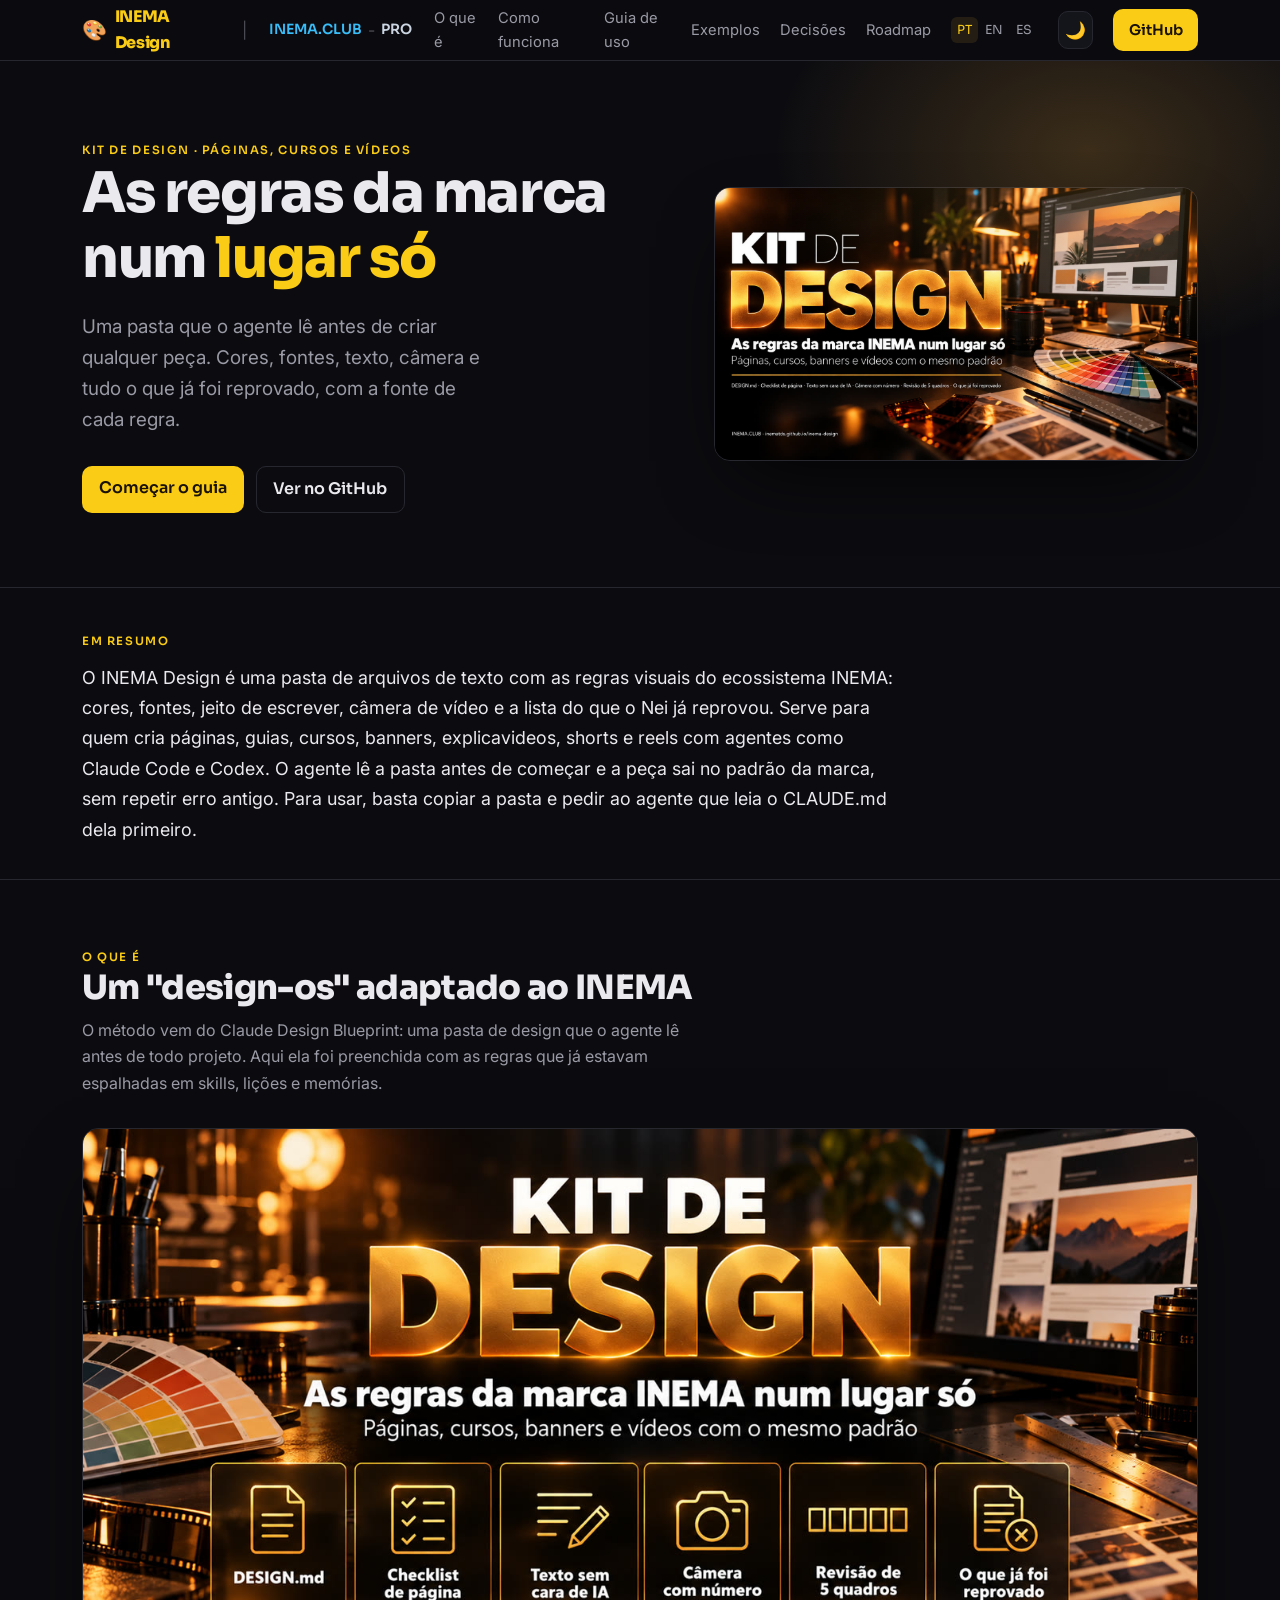
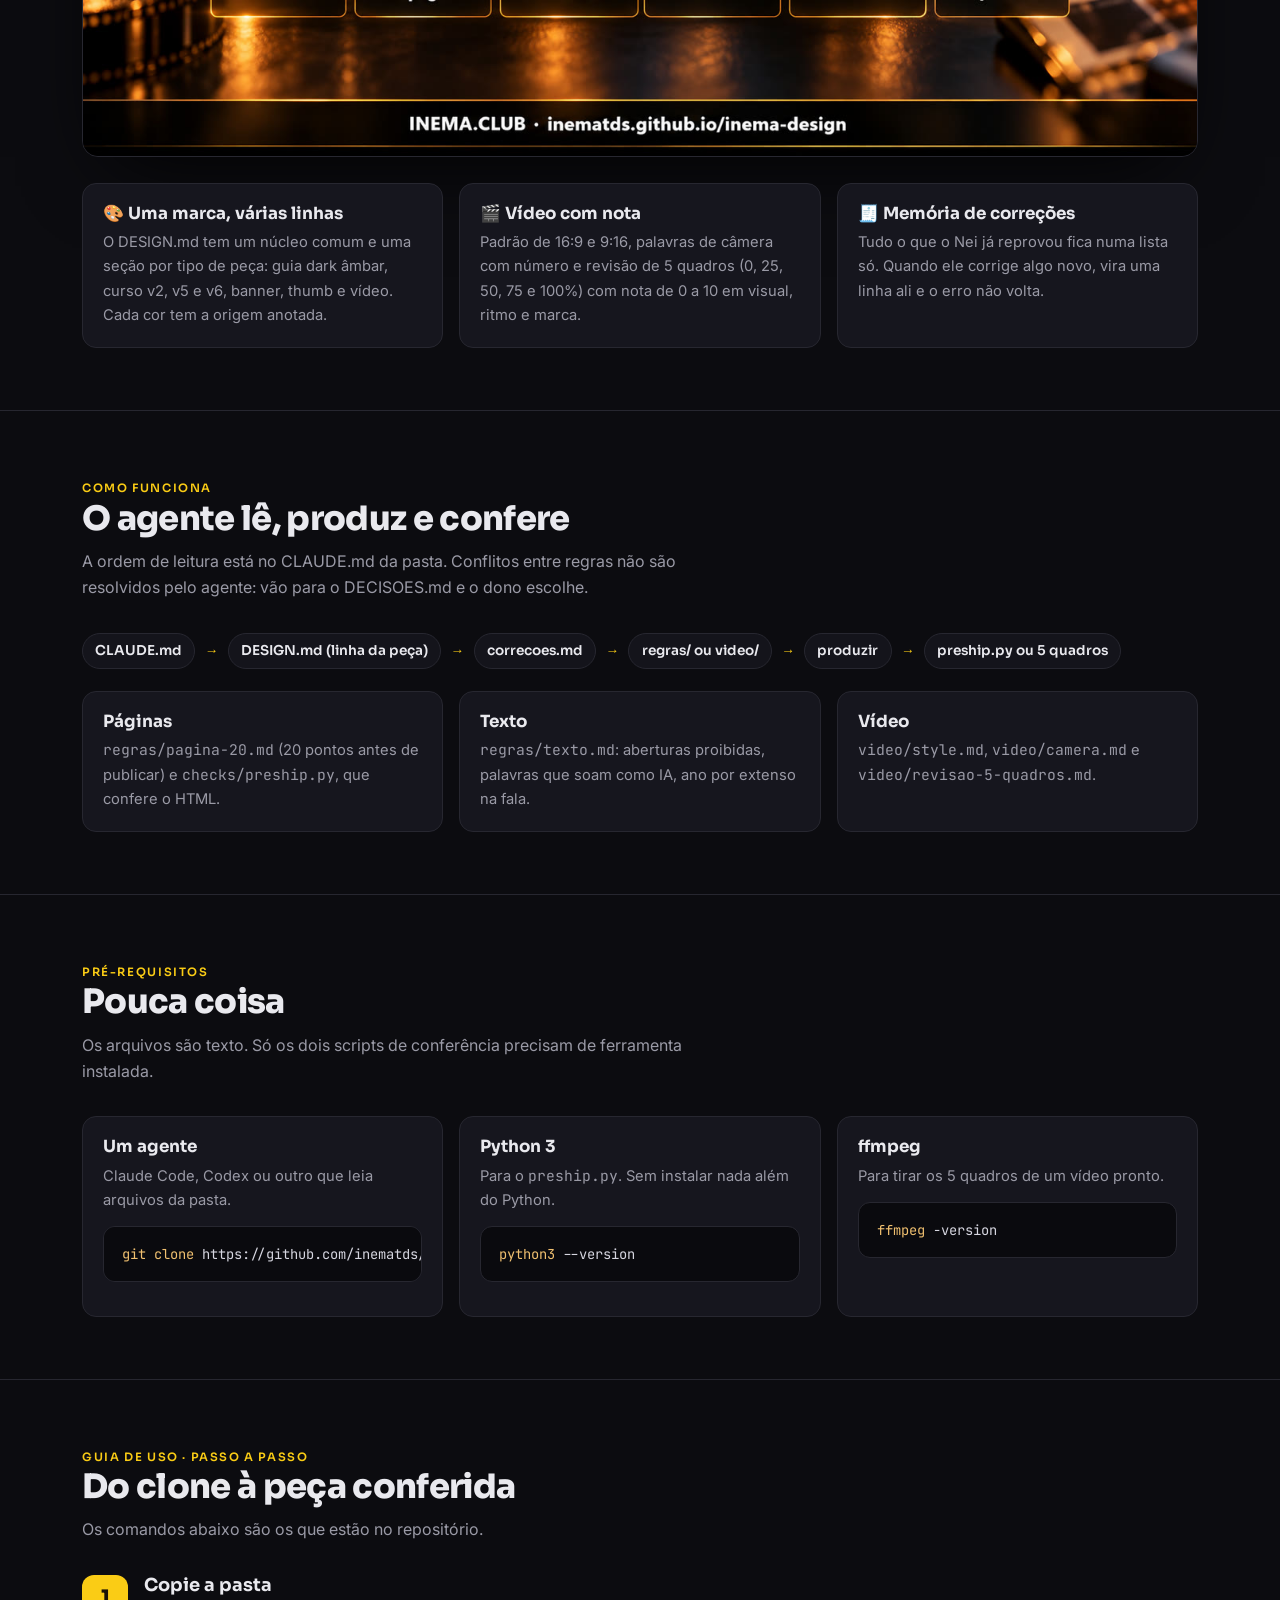
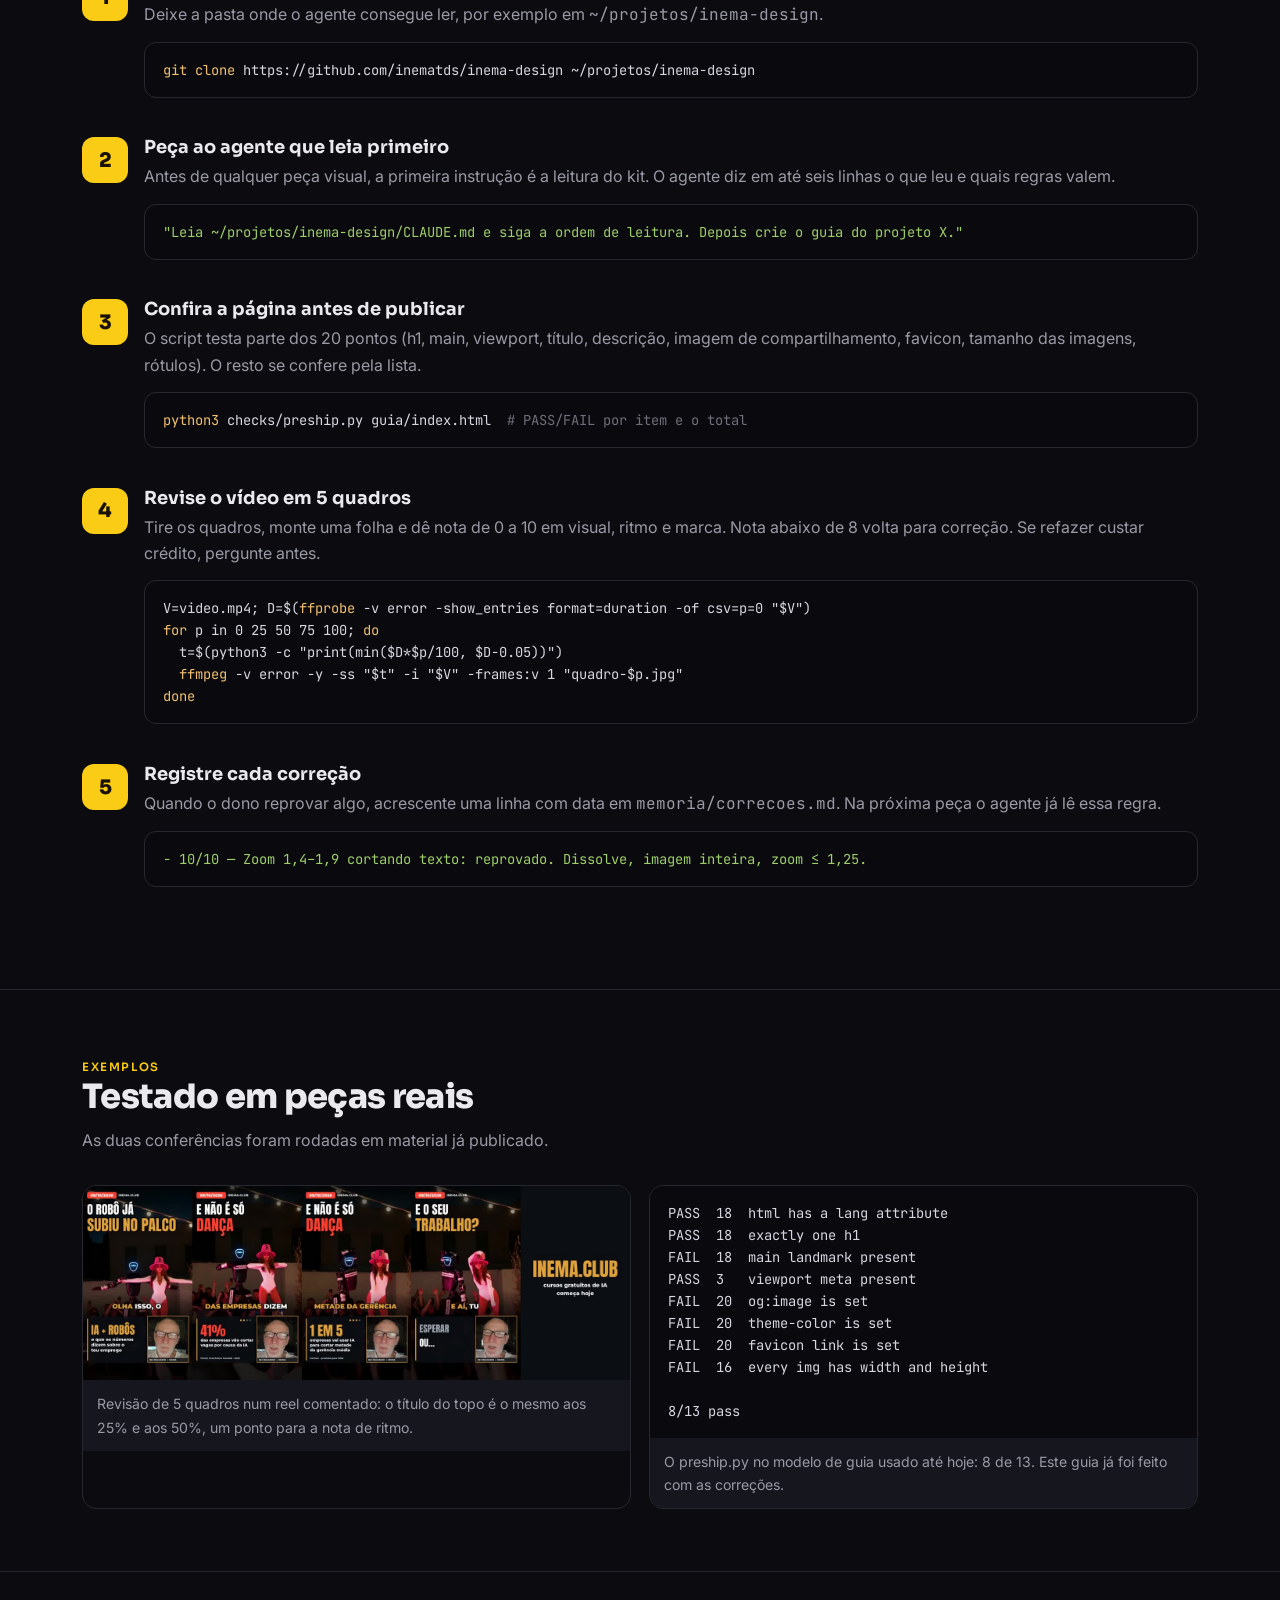
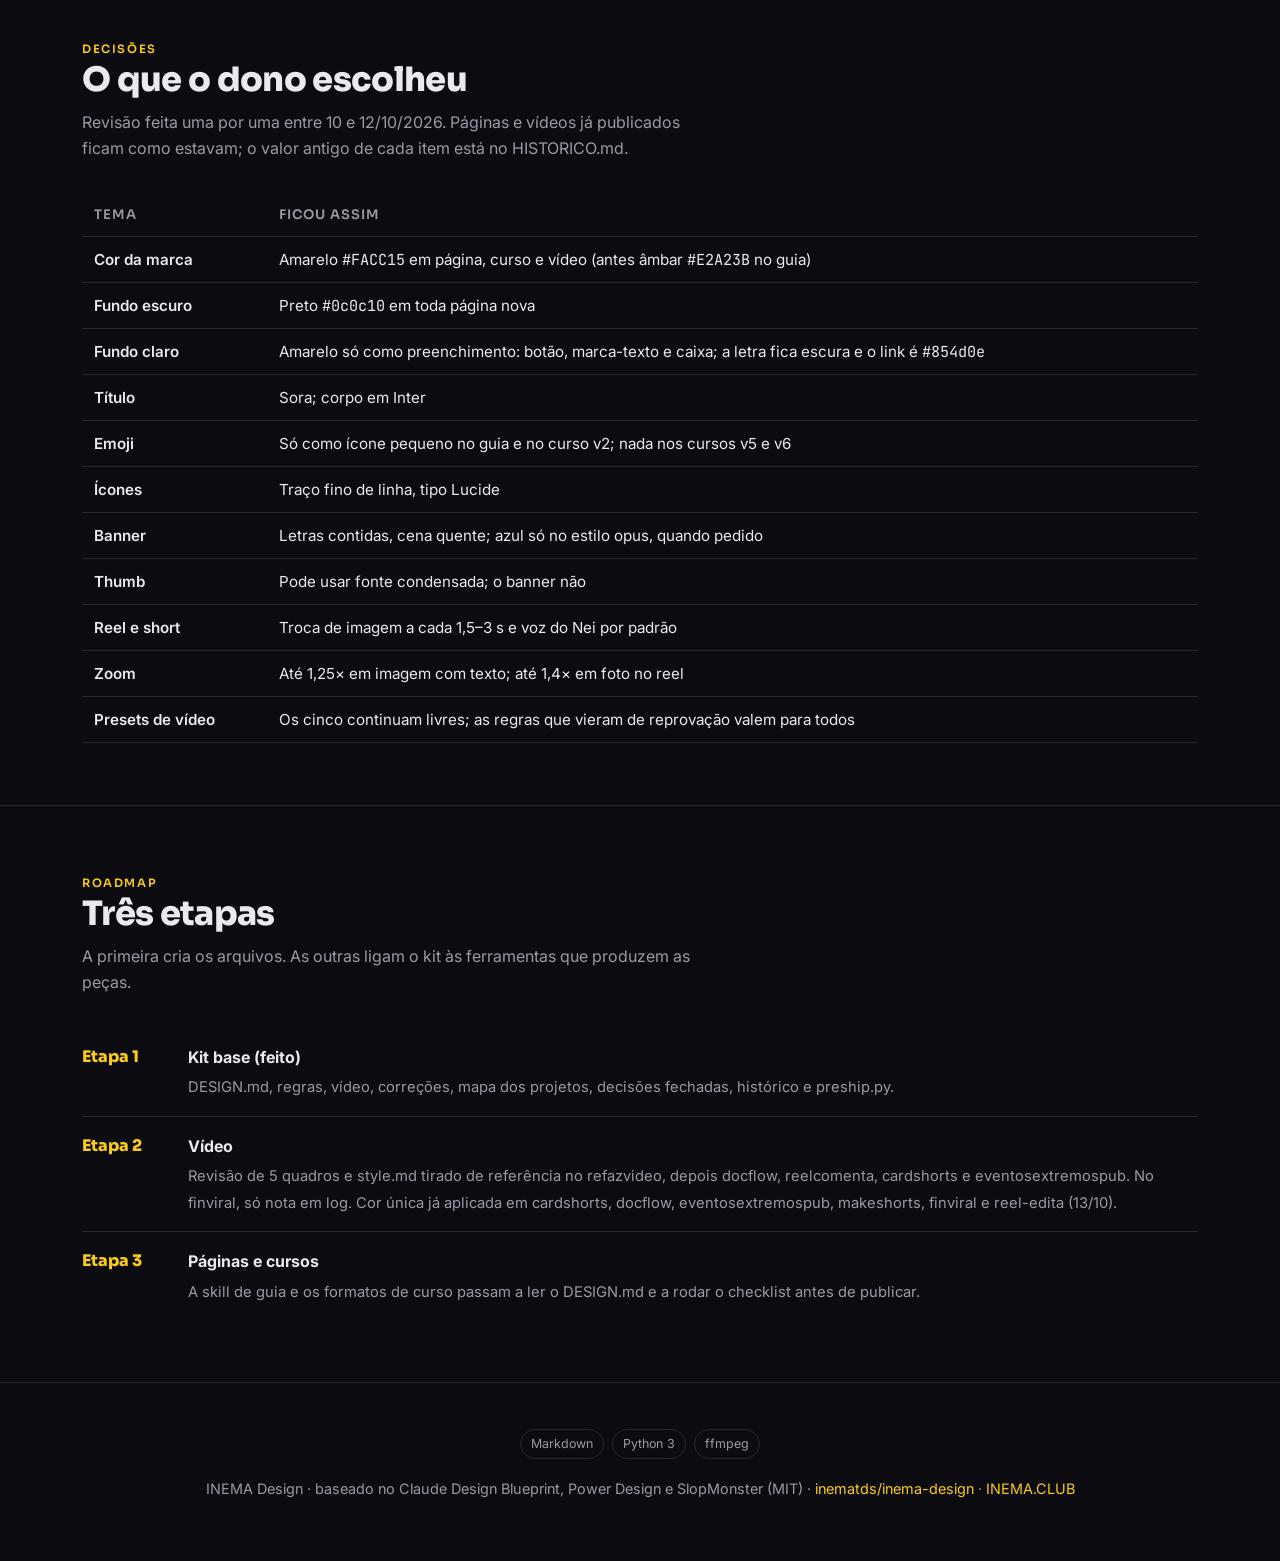
<file: guia/index.html>
<!DOCTYPE html>
<html lang="pt-BR">
<head>
<meta charset="utf-8">
<meta name="viewport" content="width=device-width, initial-scale=1">
<title>INEMA Design — kit de design do ecossistema INEMA</title>
<meta name="description" content="Regras visuais do INEMA num lugar só: cores, fontes, texto, câmera de vídeo, revisão de 5 quadros e o que já foi reprovado.">
<link rel="alternate" hreflang="pt-BR" href="https://inematds.github.io/inema-design/guia/">
<link rel="alternate" hreflang="en" href="https://inematds.github.io/inema-design/guia/en/">
<link rel="alternate" hreflang="es" href="https://inematds.github.io/inema-design/guia/es/">
<meta name="theme-color" content="#0c0c10">
<meta property="og:title" content="INEMA Design — kit de design do ecossistema INEMA">
<meta property="og:image" content="https://inematds.github.io/inema-design/guia/assets/og.jpg">
<link rel="icon" href="data:image/svg+xml,%3Csvg xmlns=%22http://www.w3.org/2000/svg%22 viewBox=%220 0 100 100%22%3E%3Ctext y=%22.9em%22 font-size=%2290%22%3E%F0%9F%8E%A8%3C/text%3E%3C/svg%3E">
<link rel="preconnect" href="https://fonts.googleapis.com">
<link rel="preconnect" href="https://fonts.gstatic.com" crossorigin>
<link href="https://fonts.googleapis.com/css2?family=Sora:wght@400;600;800&family=Inter:wght@400;500;600&family=JetBrains+Mono:wght@400;600&display=swap" rel="stylesheet">
<style>
  :root{
    --bg:#0c0c10; --bg2:#14141b; --card:#16161e; --line:#272730;
    --txt:#e9e9ee; --mut:#9a9aa6; --amb:#FACC15; --amb2:#f0c070; --sky:#38bdf8; --pro:#cbd5e1;
    color-scheme:dark;
  }
  body.light{
    --bg:#f6f7f9; --bg2:#eceef2; --card:#ffffff; --line:#e1e3ea;
    --txt:#1a1a22; --mut:#5b5b68; --amb:#a16207; --amb2:#a16207; --sky:#0369a1; --pro:#b45309;
    color-scheme:light;
  }
  body.light .hero .glow{opacity:.5}
  body.light pre{background:#0e0e14;color:#d6d6e0}
  body.light pre .c{color:#8a8a98}
  *{box-sizing:border-box}
  html{scroll-behavior:smooth}
  body{margin:0;background:var(--bg);color:var(--txt);font:16px/1.65 Inter,system-ui,sans-serif;-webkit-font-smoothing:antialiased}
  h1,h2,h3{font-family:Sora,sans-serif;line-height:1.15;margin:0}
  a{color:var(--amb);text-decoration:none}
  code,pre{font-family:"JetBrains Mono",monospace}
  .wrap{max-width:1160px;margin:0 auto;padding:0 22px}
  .mut{color:var(--mut)} .amb{color:var(--amb)}
  .chip{display:inline-block;font-size:.72rem;letter-spacing:.14em;text-transform:uppercase;color:var(--amb);font-weight:600;font-family:Sora}
  nav{position:sticky;top:0;z-index:30;backdrop-filter:blur(12px);background:rgba(12,12,16,.78);border-bottom:1px solid var(--line)}
  nav .wrap{display:flex;align-items:center;gap:22px;height:60px}
  nav .brand{display:flex;align-items:center;gap:8px;font-family:Sora;font-weight:800;letter-spacing:-.02em;color:var(--amb)}
  nav .brand .emoji{font-size:1.25rem}
  nav .sep{color:var(--mut);opacity:.45}
  nav .inema{color:var(--sky);font-weight:600;font-size:.88rem;font-family:Sora}
  nav .inema:hover{filter:brightness(1.15)}
  nav .pro{color:var(--pro);font-weight:600;font-size:.88rem;font-family:Sora}
  nav .pro:hover{filter:brightness(1.15)}
  nav .clubpro{display:inline-flex;align-items:center;gap:6px}
  nav .links{margin-left:auto;display:flex;align-items:center;gap:20px;font-size:.92rem}
  nav .links a.sec{color:var(--mut)} nav .links a.sec:hover{color:var(--txt)}
  .lang{display:inline-flex;gap:2px;font-family:Sora;font-size:.78rem}
  .lang a{color:var(--mut);padding:.2em .45em;border-radius:6px} .lang a.on{color:var(--amb);background:rgba(226,162,59,.12)}
  .tgl{background:var(--bg2);border:1px solid var(--line);color:var(--txt);width:38px;height:38px;border-radius:10px;cursor:pointer;display:inline-flex;align-items:center;justify-content:center;font-size:1.05rem}
  .tgl:hover{border-color:var(--amb)}
  .btn{display:inline-block;background:var(--amb);color:#1a1206;font-weight:600;padding:.6em 1.05em;border-radius:10px;font-family:Sora}
  .btn.ghost{background:transparent;color:var(--txt);border:1px solid var(--line)}
  @media(max-width:760px){nav .links a.sec{display:none}}
  @media(max-width:520px){nav .wrap{gap:8px;padding:8px 14px;height:auto;flex-wrap:wrap} nav .links{gap:8px;margin-left:0;width:100%;justify-content:space-between} nav .btn{padding:.45em .7em;font-size:.82rem} .tgl{width:34px;height:34px}}
  .hero{position:relative;overflow:hidden;border-bottom:1px solid var(--line)}
  .hero .glow{position:absolute;inset:-40% -20% auto auto;width:70%;height:600px;background:radial-gradient(closest-side,rgba(226,162,59,.22),transparent 70%);pointer-events:none}
  .hero .wrap{display:grid;grid-template-columns:1.1fr .9fr;gap:40px;align-items:center;padding:74px 22px}
  .hero h1{font-size:clamp(2.2rem,5vw,3.5rem);font-weight:800;letter-spacing:-.025em}
  .hero p.lead{font-size:1.18rem;color:var(--mut);margin:1.1em 0 1.6em;max-width:34ch}
  .hero .cta{display:flex;gap:12px;flex-wrap:wrap}
  .hero figure{margin:0;border-radius:16px;overflow:hidden;border:1px solid var(--line);box-shadow:0 30px 80px -30px #000}
  .hero figure img{width:100%;display:block}
  .resumo{padding:38px 0 34px;border-bottom:1px solid var(--line)}
  .resumo p{font-size:1.12rem;line-height:1.7;max-width:74ch;margin:.55em 0 0}
  @media(max-width:780px){.hero .wrap{grid-template-columns:1fr;padding:48px 22px}}
  section{padding:62px 0;border-bottom:1px solid var(--line)}
  section h2{font-size:clamp(1.5rem,3.4vw,2.1rem);font-weight:800;letter-spacing:-.02em}
  section .sub{color:var(--mut);margin:.6em 0 2em;max-width:62ch}
  .grid{display:grid;gap:16px}
  .g3{grid-template-columns:repeat(3,1fr)} .g4{grid-template-columns:repeat(4,1fr)} .g2{grid-template-columns:repeat(2,1fr)}
  @media(max-width:820px){.g3,.g4{grid-template-columns:1fr 1fr}}
  @media(max-width:540px){.g2,.g3,.g4{grid-template-columns:1fr}}
  .card{background:var(--card);border:1px solid var(--line);border-radius:14px;padding:20px}
  .card h3{font-size:1.05rem;margin-bottom:.4em}
  .card p{color:var(--mut);font-size:.92rem;margin:0}
  .num{display:inline-flex;width:30px;height:30px;align-items:center;justify-content:center;border-radius:8px;background:rgba(226,162,59,.14);color:var(--amb);font-family:Sora;font-weight:800;font-size:.9rem;margin-bottom:.7em}
  .flow{display:flex;flex-wrap:wrap;gap:8px;align-items:center;margin-top:10px}
  .flow span{background:var(--bg2);border:1px solid var(--line);border-radius:999px;padding:.45em .9em;font-size:.85rem;font-family:Sora;font-weight:600}
  .flow .arr{color:var(--amb);border:none;background:none;padding:0 .1em}
  pre{background:#0a0a0e;border:1px solid var(--line);border-radius:12px;padding:16px 18px;overflow:auto;font-size:.86rem;line-height:1.6;color:#d6d6e0}
  pre .c{color:#6f6f7c} pre .k{color:var(--amb2)} pre .s{color:#9ece6a}
  .step{display:grid;grid-template-columns:46px minmax(0,1fr);gap:16px;margin-bottom:26px}
  .step>div,.card{min-width:0}
  p code,li code,td code{overflow-wrap:anywhere}
  .step .b{width:46px;height:46px;border-radius:12px;background:var(--amb);color:#1a1206;font-family:Sora;font-weight:800;font-size:1.25rem;display:flex;align-items:center;justify-content:center}
  .step h3{font-size:1.12rem;margin-bottom:.3em}
  .step p{color:var(--mut);margin:.2em 0 .7em}
  .ex{display:grid;grid-template-columns:1fr 1fr;gap:18px}
  @media(max-width:680px){.ex{grid-template-columns:1fr}}
  .ex figure{margin:0;border-radius:14px;overflow:hidden;border:1px solid var(--line)}
  .ex figure img{width:100%;display:block}
  .ex figcaption{padding:12px 14px;font-size:.88rem;color:var(--mut);background:var(--card)}
  .tbl{width:100%;border-collapse:collapse;font-size:.95rem}.tbl th,.tbl td{text-align:left;padding:10px 12px;border-bottom:1px solid var(--line);vertical-align:top}.tbl th{font-family:Sora;color:var(--mut);font-weight:600;font-size:.82rem;text-transform:uppercase;letter-spacing:.08em}.tbl td:first-child{font-weight:600;white-space:nowrap}.tblw{overflow-x:auto}
  .phase{display:flex;gap:14px;padding:16px 0;border-bottom:1px solid var(--line)}
  .phase:last-child{border:none}
  .phase .tag{flex:0 0 92px;font-family:Sora;font-weight:800;color:var(--amb)}
  .phase .d strong{display:block;margin-bottom:.2em}
  .phase .d span{color:var(--mut);font-size:.92rem}
  footer{padding:46px 0;text-align:center;color:var(--mut);font-size:.9rem}
  .pill{display:inline-block;border:1px solid var(--line);border-radius:999px;padding:.3em .8em;font-size:.78rem;color:var(--mut);margin:0 4px}
  .skip{position:absolute;left:-9999px;top:8px;background:var(--amb);color:#1a1206;padding:8px 14px;border-radius:8px;z-index:100}
  .skip:focus{left:8px}
  img{height:auto}
</style>
</head>
<body>
<a class="skip" href="#resumo">Pular para o conteúdo</a>

<nav><div class="wrap">
  <a class="brand" href="#top"><span class="emoji">🎨</span> INEMA Design</a>
  <span class="sep">|</span>
  <span class="clubpro">
    <a class="inema" href="https://inema.club" target="_blank" rel="noopener">INEMA.CLUB</a>
    <span class="sep">-</span>
    <a class="pro" href="https://inema.pro" target="_blank" rel="noopener">PRO</a>
  </span>
  <div class="links">
    <a class="sec" href="#oque">O que é</a>
    <a class="sec" href="#fluxo">Como funciona</a>
    <a class="sec" href="#guia">Guia de uso</a>
    <a class="sec" href="#exemplos">Exemplos</a>
    <a class="sec" href="#decisoes">Decisões</a>
    <a class="sec" href="#roadmap">Roadmap</a>
    <span class="lang"><a class="on" href="./">PT</a><a href="en/">EN</a><a href="es/">ES</a></span>
    <button class="tgl" id="themeToggle" aria-label="Alternar tema" title="Alternar tema">🌙</button>
    <a class="btn" href="https://github.com/inematds/inema-design" target="_blank" rel="noopener">GitHub</a>
  </div>
</div></nav>

<main>
<header class="hero" id="top">
  <div class="glow"></div>
  <div class="wrap">
    <div>
      <span class="chip">Kit de design · páginas, cursos e vídeos</span>
      <h1>As regras da marca num <span class="amb">lugar só</span></h1>
      <p class="lead">Uma pasta que o agente lê antes de criar qualquer peça. Cores, fontes, texto, câmera e tudo o que já foi reprovado, com a fonte de cada regra.</p>
      <div class="cta">
        <a class="btn" href="#guia">Começar o guia</a>
        <a class="btn ghost" href="https://github.com/inematds/inema-design" target="_blank" rel="noopener">Ver no GitHub</a>
      </div>
    </div>
    <figure><img src="assets/banner.jpg" width="1400" height="788" alt="Banner do kit INEMA Design: as regras da marca num lugar só"></figure>
  </div>
</header>

<section id="resumo" class="resumo"><div class="wrap">
  <span class="chip">Em resumo</span>
  <p>O INEMA Design é uma pasta de arquivos de texto com as regras visuais do ecossistema INEMA: cores, fontes, jeito de escrever, câmera de vídeo e a lista do que o Nei já reprovou. Serve para quem cria páginas, guias, cursos, banners, explicavideos, shorts e reels com agentes como Claude Code e Codex. O agente lê a pasta antes de começar e a peça sai no padrão da marca, sem repetir erro antigo. Para usar, basta copiar a pasta e pedir ao agente que leia o CLAUDE.md dela primeiro.</p>
</div></section>

<section id="oque"><div class="wrap">
  <span class="chip">O que é</span>
  <h2>Um "design-os" adaptado ao INEMA</h2>
  <p class="sub">O método vem do Claude Design Blueprint: uma pasta de design que o agente lê antes de todo projeto. Aqui ela foi preenchida com as regras que já estavam espalhadas em skills, lições e memórias.</p>
  <figure style="margin:0 0 26px;border-radius:16px;overflow:hidden;border:1px solid var(--line);box-shadow:0 30px 80px -30px #000"><img src="assets/banner-grade.jpg" width="1400" height="788" alt="Os seis blocos do kit: DESIGN.md, checklist de página, texto sem cara de IA, câmera com número, revisão de 5 quadros e o que já foi reprovado" loading="lazy" style="width:100%;height:auto;display:block"></figure>
  <div class="grid g3">
    <div class="card"><h3>🎨 Uma marca, várias linhas</h3><p>O DESIGN.md tem um núcleo comum e uma seção por tipo de peça: guia dark âmbar, curso v2, v5 e v6, banner, thumb e vídeo. Cada cor tem a origem anotada.</p></div>
    <div class="card"><h3>🎬 Vídeo com nota</h3><p>Padrão de 16:9 e 9:16, palavras de câmera com número e revisão de 5 quadros (0, 25, 50, 75 e 100%) com nota de 0 a 10 em visual, ritmo e marca.</p></div>
    <div class="card"><h3>🧾 Memória de correções</h3><p>Tudo o que o Nei já reprovou fica numa lista só. Quando ele corrige algo novo, vira uma linha ali e o erro não volta.</p></div>
  </div>
</div></section>

<section id="fluxo"><div class="wrap">
  <span class="chip">Como funciona</span>
  <h2>O agente lê, produz e confere</h2>
  <p class="sub">A ordem de leitura está no CLAUDE.md da pasta. Conflitos entre regras não são resolvidos pelo agente: vão para o DECISOES.md e o dono escolhe.</p>
  <div class="flow">
    <span>CLAUDE.md</span><span class="arr">→</span>
    <span>DESIGN.md (linha da peça)</span><span class="arr">→</span>
    <span>correcoes.md</span><span class="arr">→</span>
    <span>regras/ ou video/</span><span class="arr">→</span>
    <span>produzir</span><span class="arr">→</span>
    <span>preship.py ou 5 quadros</span>
  </div>
  <div class="grid g3" style="margin-top:22px">
    <div class="card"><h3>Páginas</h3><p><code>regras/pagina-20.md</code> (20 pontos antes de publicar) e <code>checks/preship.py</code>, que confere o HTML.</p></div>
    <div class="card"><h3>Texto</h3><p><code>regras/texto.md</code>: aberturas proibidas, palavras que soam como IA, ano por extenso na fala.</p></div>
    <div class="card"><h3>Vídeo</h3><p><code>video/style.md</code>, <code>video/camera.md</code> e <code>video/revisao-5-quadros.md</code>.</p></div>
  </div>
</div></section>

<section id="pre"><div class="wrap">
  <span class="chip">Pré-requisitos</span>
  <h2>Pouca coisa</h2>
  <p class="sub">Os arquivos são texto. Só os dois scripts de conferência precisam de ferramenta instalada.</p>
  <div class="grid g3">
    <div class="card"><h3>Um agente</h3><p>Claude Code, Codex ou outro que leia arquivos da pasta.</p><pre><span class="k">git clone</span> https://github.com/inematds/inema-design</pre></div>
    <div class="card"><h3>Python 3</h3><p>Para o <code>preship.py</code>. Sem instalar nada além do Python.</p><pre><span class="k">python3</span> --version</pre></div>
    <div class="card"><h3>ffmpeg</h3><p>Para tirar os 5 quadros de um vídeo pronto.</p><pre><span class="k">ffmpeg</span> -version</pre></div>
  </div>
</div></section>

<section id="guia"><div class="wrap">
  <span class="chip">Guia de uso · passo a passo</span>
  <h2>Do clone à peça conferida</h2>
  <p class="sub">Os comandos abaixo são os que estão no repositório.</p>

  <div class="step"><div class="b">1</div><div>
    <h3>Copie a pasta</h3>
    <p>Deixe a pasta onde o agente consegue ler, por exemplo em <code>~/projetos/inema-design</code>.</p>
<pre><span class="k">git clone</span> https://github.com/inematds/inema-design ~/projetos/inema-design</pre>
  </div></div>

  <div class="step"><div class="b">2</div><div>
    <h3>Peça ao agente que leia primeiro</h3>
    <p>Antes de qualquer peça visual, a primeira instrução é a leitura do kit. O agente diz em até seis linhas o que leu e quais regras valem.</p>
<pre><span class="s">"Leia ~/projetos/inema-design/CLAUDE.md e siga a ordem de leitura. Depois crie o guia do projeto X."</span></pre>
  </div></div>

  <div class="step"><div class="b">3</div><div>
    <h3>Confira a página antes de publicar</h3>
    <p>O script testa parte dos 20 pontos (h1, main, viewport, título, descrição, imagem de compartilhamento, favicon, tamanho das imagens, rótulos). O resto se confere pela lista.</p>
<pre><span class="k">python3</span> checks/preship.py guia/index.html  <span class="c"># PASS/FAIL por item e o total</span></pre>
  </div></div>

  <div class="step"><div class="b">4</div><div>
    <h3>Revise o vídeo em 5 quadros</h3>
    <p>Tire os quadros, monte uma folha e dê nota de 0 a 10 em visual, ritmo e marca. Nota abaixo de 8 volta para correção. Se refazer custar crédito, pergunte antes.</p>
<pre>V=video.mp4; D=$(<span class="k">ffprobe</span> -v error -show_entries format=duration -of csv=p=0 "$V")
<span class="k">for</span> p in 0 25 50 75 100; <span class="k">do</span>
  t=$(python3 -c "print(min($D*$p/100, $D-0.05))")
  <span class="k">ffmpeg</span> -v error -y -ss "$t" -i "$V" -frames:v 1 "quadro-$p.jpg"
<span class="k">done</span></pre>
  </div></div>

  <div class="step"><div class="b">5</div><div>
    <h3>Registre cada correção</h3>
    <p>Quando o dono reprovar algo, acrescente uma linha com data em <code>memoria/correcoes.md</code>. Na próxima peça o agente já lê essa regra.</p>
<pre><span class="s">- 10/10 — Zoom 1,4–1,9 cortando texto: reprovado. Dissolve, imagem inteira, zoom ≤ 1,25.</span></pre>
  </div></div>
</div></section>

<section id="exemplos"><div class="wrap">
  <span class="chip">Exemplos</span>
  <h2>Testado em peças reais</h2>
  <p class="sub">As duas conferências foram rodadas em material já publicado.</p>
  <div class="ex">
    <figure><img src="assets/ex1.jpg" width="1400" height="498" alt="Folha com os 5 quadros de um reel: capa, dois quadros com o mesmo título e o fechamento INEMA.CLUB" loading="lazy"><figcaption>Revisão de 5 quadros num reel comentado: o título do topo é o mesmo aos 25% e aos 50%, um ponto para a nota de ritmo.</figcaption></figure>
    <figure><pre style="margin:0;border:none;border-radius:0">PASS  18  html has a lang attribute
PASS  18  exactly one h1
FAIL  18  main landmark present
PASS  3   viewport meta present
FAIL  20  og:image is set
FAIL  20  theme-color is set
FAIL  20  favicon link is set
FAIL  16  every img has width and height

8/13 pass</pre><figcaption>O preship.py no modelo de guia usado até hoje: 8 de 13. Este guia já foi feito com as correções.</figcaption></figure>
  </div>
</div></section>

<section id="decisoes"><div class="wrap">
  <span class="chip">Decisões</span>
  <h2>O que o dono escolheu</h2>
  <p class="sub">Revisão feita uma por uma entre 10 e 12/10/2026. Páginas e vídeos já publicados ficam como estavam; o valor antigo de cada item está no HISTORICO.md.</p>
  <div class="tblw"><table class="tbl"><thead><tr><th>Tema</th><th>Ficou assim</th></tr></thead><tbody><tr><td>Cor da marca</td><td>Amarelo <code>#FACC15</code> em página, curso e vídeo (antes âmbar <code>#E2A23B</code> no guia)</td></tr><tr><td>Fundo escuro</td><td>Preto <code>#0c0c10</code> em toda página nova</td></tr><tr><td>Fundo claro</td><td>Amarelo só como preenchimento: botão, marca-texto e caixa; a letra fica escura e o link é <code>#854d0e</code></td></tr><tr><td>Título</td><td>Sora; corpo em Inter</td></tr><tr><td>Emoji</td><td>Só como ícone pequeno no guia e no curso v2; nada nos cursos v5 e v6</td></tr><tr><td>Ícones</td><td>Traço fino de linha, tipo Lucide</td></tr><tr><td>Banner</td><td>Letras contidas, cena quente; azul só no estilo opus, quando pedido</td></tr><tr><td>Thumb</td><td>Pode usar fonte condensada; o banner não</td></tr><tr><td>Reel e short</td><td>Troca de imagem a cada 1,5–3 s e voz do Nei por padrão</td></tr><tr><td>Zoom</td><td>Até 1,25× em imagem com texto; até 1,4× em foto no reel</td></tr><tr><td>Presets de vídeo</td><td>Os cinco continuam livres; as regras que vieram de reprovação valem para todos</td></tr></tbody></table></div>
</div></section>

<section id="roadmap"><div class="wrap">
  <span class="chip">Roadmap</span>
  <h2>Três etapas</h2>
  <p class="sub">A primeira cria os arquivos. As outras ligam o kit às ferramentas que produzem as peças.</p>
  <div class="phase"><div class="tag">Etapa 1</div><div class="d"><strong>Kit base (feito)</strong><span>DESIGN.md, regras, vídeo, correções, mapa dos projetos, decisões fechadas, histórico e preship.py.</span></div></div>
  <div class="phase"><div class="tag">Etapa 2</div><div class="d"><strong>Vídeo</strong><span>Revisão de 5 quadros e style.md tirado de referência no refazvideo, depois docflow, reelcomenta, cardshorts e eventosextremospub. No finviral, só nota em log. Cor única já aplicada em cardshorts, docflow, eventosextremospub, makeshorts, finviral e reel-edita (13/10).</span></div></div>
  <div class="phase"><div class="tag">Etapa 3</div><div class="d"><strong>Páginas e cursos</strong><span>A skill de guia e os formatos de curso passam a ler o DESIGN.md e a rodar o checklist antes de publicar.</span></div></div>
</div></section>
</main>

<footer>
  <div class="wrap">
    <div class="pill">Markdown</div><div class="pill">Python 3</div><div class="pill">ffmpeg</div>
    <p style="margin-top:18px">INEMA Design · baseado no Claude Design Blueprint, Power Design e SlopMonster (MIT) ·
      <a href="https://github.com/inematds/inema-design">inematds/inema-design</a> ·
      <a href="https://inema.club">INEMA.CLUB</a></p>
  </div>
</footer>

<script>
  (function(){
    var KEY='inema-design-theme';
    var b=document.body, t=document.getElementById('themeToggle');
    if(localStorage.getItem(KEY)==='light'){ b.classList.add('light'); t.textContent='☀️'; }
    t.addEventListener('click',function(){
      var light=b.classList.toggle('light');
      t.textContent=light?'☀️':'🌙';
      localStorage.setItem(KEY, light?'light':'dark');
    });
  })();
</script>
</body>
</html>
</file>
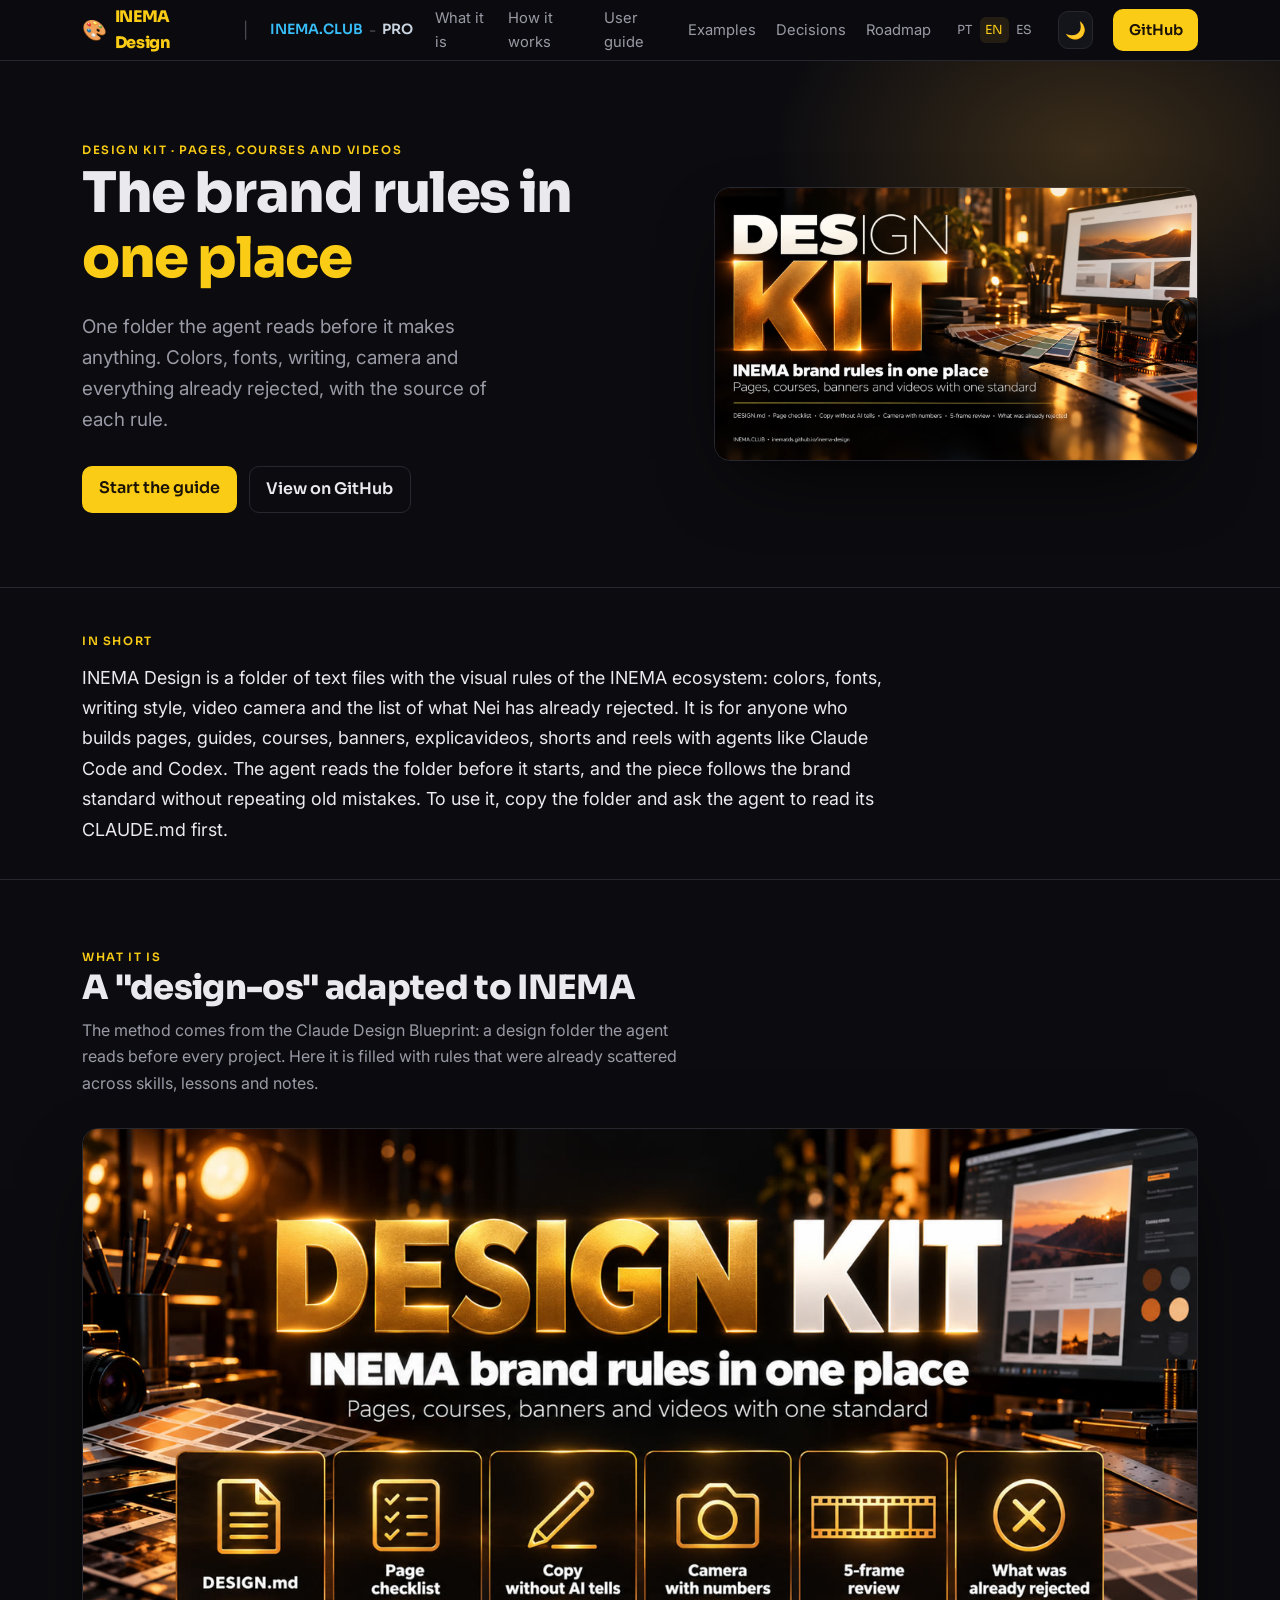
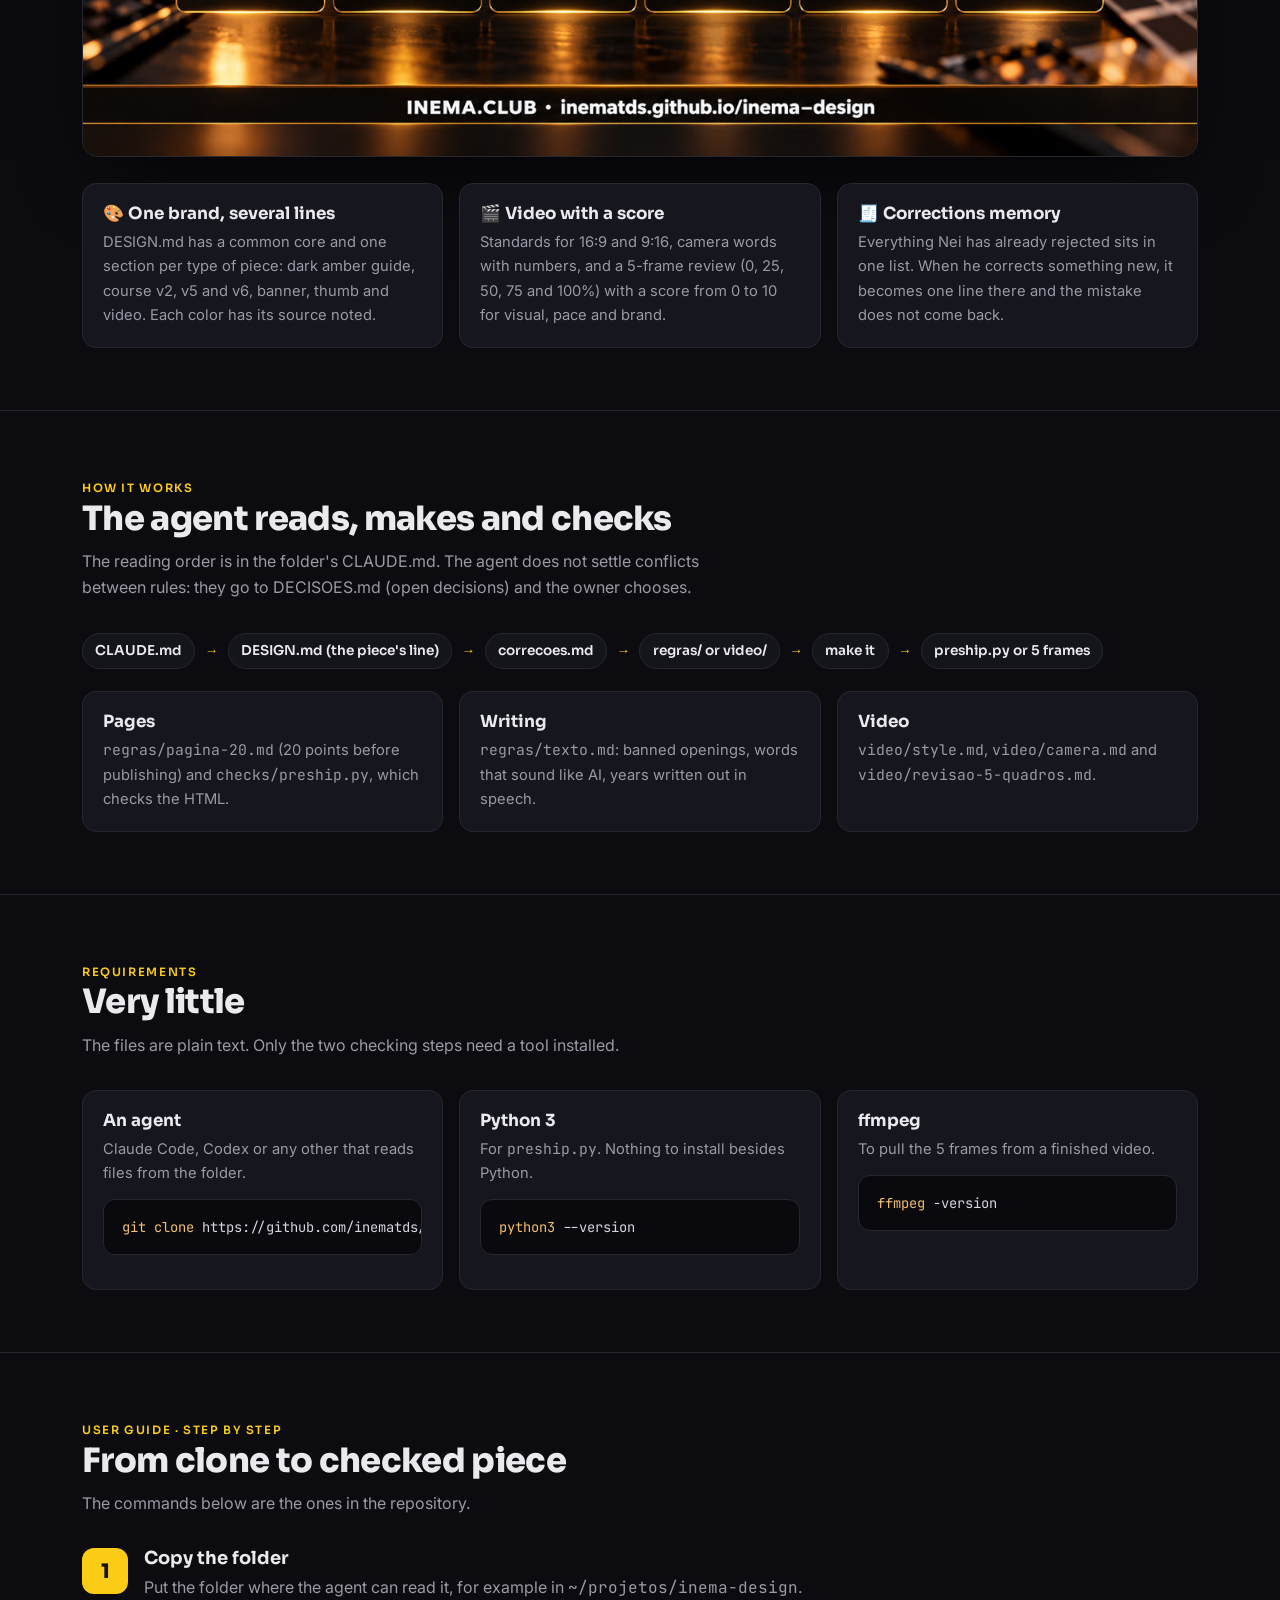
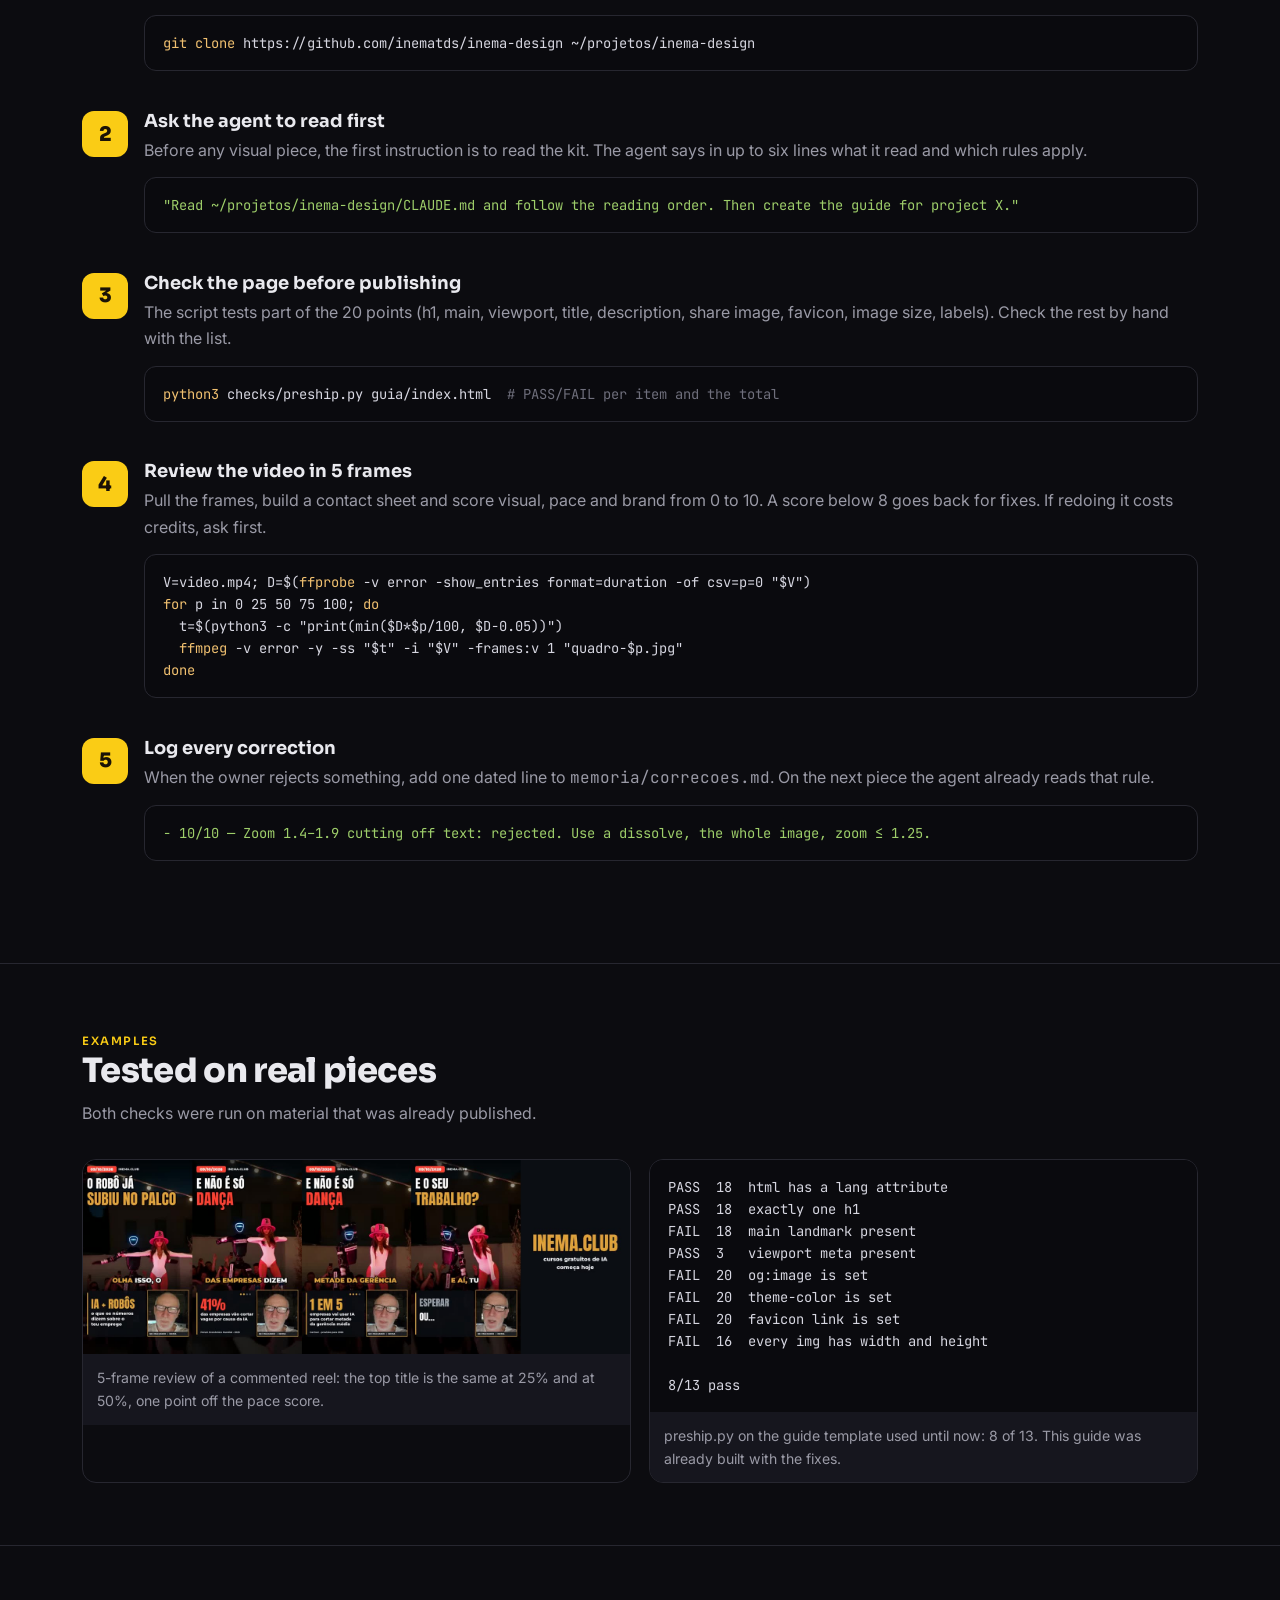
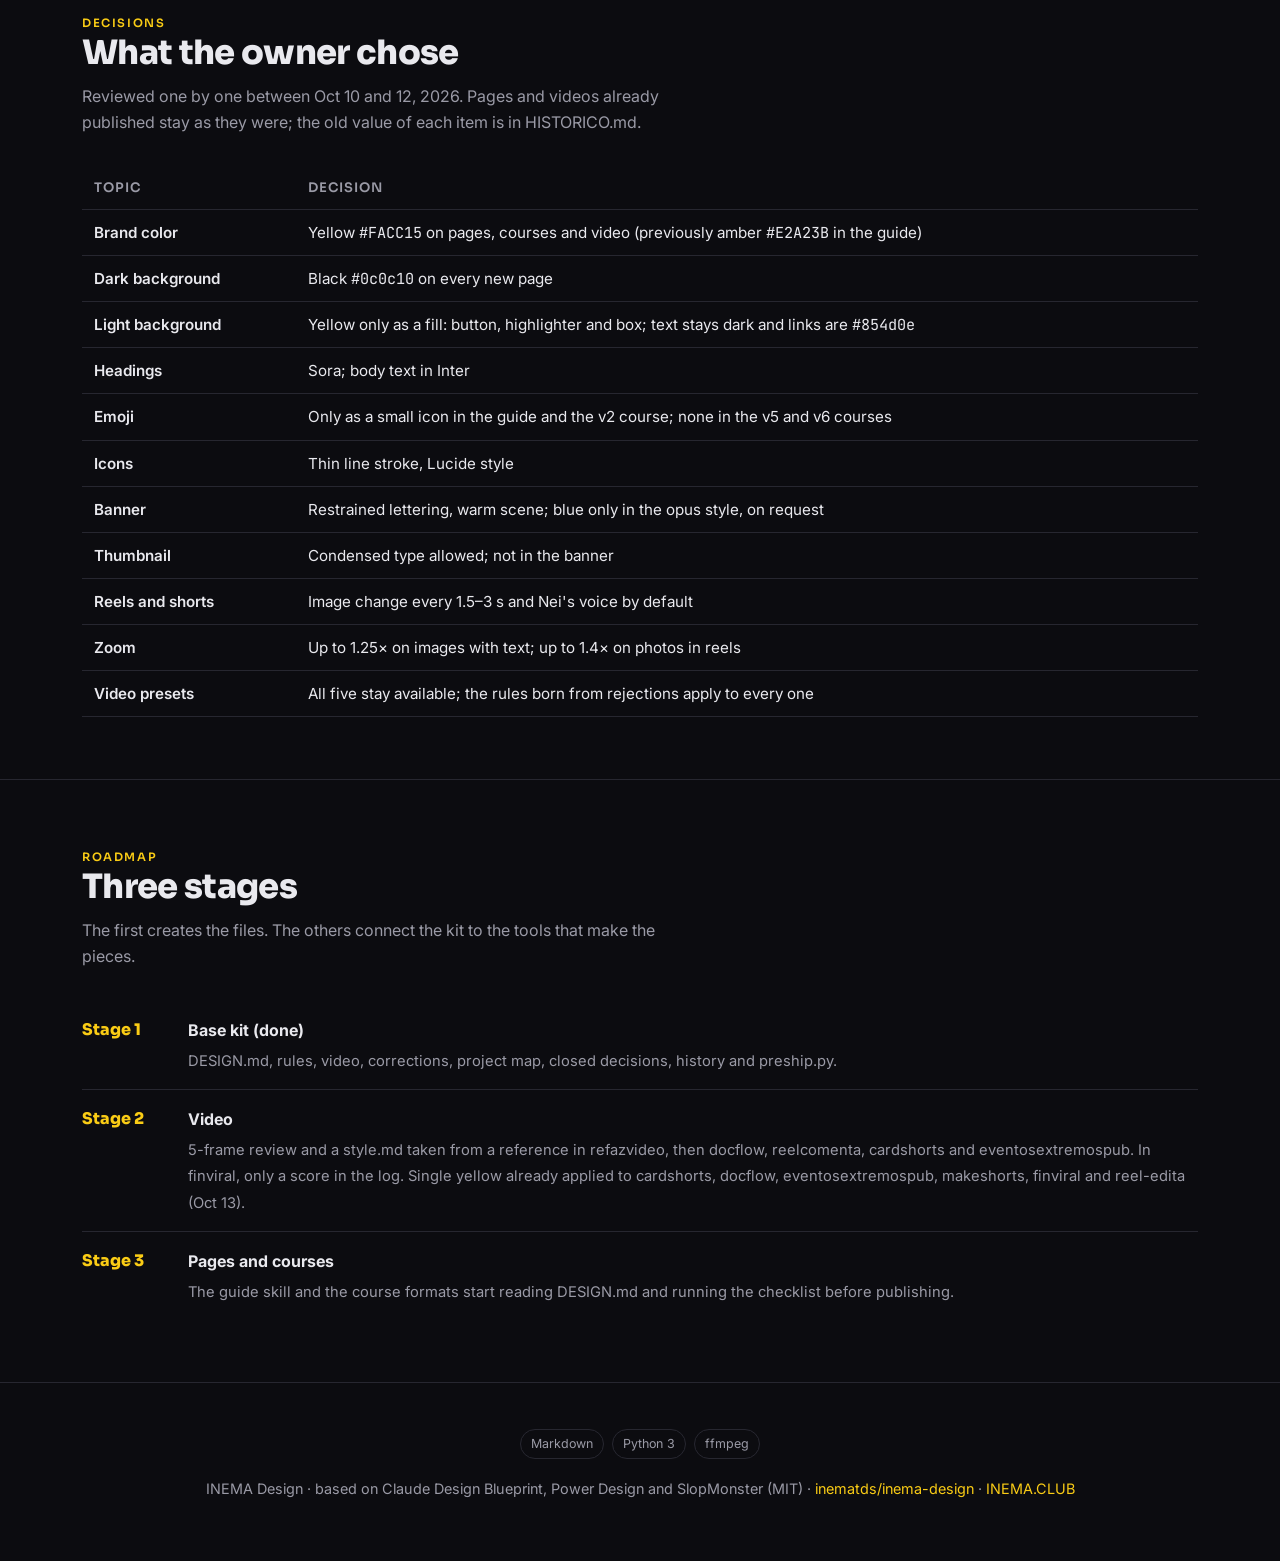
<file: guia/en/index.html>
<!DOCTYPE html>
<html lang="en">
<head>
<meta charset="utf-8">
<meta name="viewport" content="width=device-width, initial-scale=1">
<title>INEMA Design — design kit for the INEMA ecosystem</title>
<meta name="description" content="INEMA visual rules in one place: colors, fonts, writing, video camera, the 5-frame review and what was already rejected.">
<link rel="alternate" hreflang="pt-BR" href="https://inematds.github.io/inema-design/guia/">
<link rel="alternate" hreflang="en" href="https://inematds.github.io/inema-design/guia/en/">
<link rel="alternate" hreflang="es" href="https://inematds.github.io/inema-design/guia/es/">
<meta name="theme-color" content="#0c0c10">
<meta property="og:title" content="INEMA Design — design kit for the INEMA ecosystem">
<meta property="og:image" content="https://inematds.github.io/inema-design/guia/assets/og.jpg">
<link rel="icon" href="data:image/svg+xml,%3Csvg xmlns=%22http://www.w3.org/2000/svg%22 viewBox=%220 0 100 100%22%3E%3Ctext y=%22.9em%22 font-size=%2290%22%3E%F0%9F%8E%A8%3C/text%3E%3C/svg%3E">
<link rel="preconnect" href="https://fonts.googleapis.com">
<link rel="preconnect" href="https://fonts.gstatic.com" crossorigin>
<link href="https://fonts.googleapis.com/css2?family=Sora:wght@400;600;800&family=Inter:wght@400;500;600&family=JetBrains+Mono:wght@400;600&display=swap" rel="stylesheet">
<style>
  :root{
    --bg:#0c0c10; --bg2:#14141b; --card:#16161e; --line:#272730;
    --txt:#e9e9ee; --mut:#9a9aa6; --amb:#FACC15; --amb2:#f0c070; --sky:#38bdf8; --pro:#cbd5e1;
    color-scheme:dark;
  }
  body.light{
    --bg:#f6f7f9; --bg2:#eceef2; --card:#ffffff; --line:#e1e3ea;
    --txt:#1a1a22; --mut:#5b5b68; --amb:#a16207; --amb2:#a16207; --sky:#0369a1; --pro:#b45309;
    color-scheme:light;
  }
  body.light .hero .glow{opacity:.5}
  body.light pre{background:#0e0e14;color:#d6d6e0}
  body.light pre .c{color:#8a8a98}
  *{box-sizing:border-box}
  html{scroll-behavior:smooth}
  body{margin:0;background:var(--bg);color:var(--txt);font:16px/1.65 Inter,system-ui,sans-serif;-webkit-font-smoothing:antialiased}
  h1,h2,h3{font-family:Sora,sans-serif;line-height:1.15;margin:0}
  a{color:var(--amb);text-decoration:none}
  code,pre{font-family:"JetBrains Mono",monospace}
  .wrap{max-width:1160px;margin:0 auto;padding:0 22px}
  .mut{color:var(--mut)} .amb{color:var(--amb)}
  .chip{display:inline-block;font-size:.72rem;letter-spacing:.14em;text-transform:uppercase;color:var(--amb);font-weight:600;font-family:Sora}
  nav{position:sticky;top:0;z-index:30;backdrop-filter:blur(12px);background:rgba(12,12,16,.78);border-bottom:1px solid var(--line)}
  nav .wrap{display:flex;align-items:center;gap:22px;height:60px}
  nav .brand{display:flex;align-items:center;gap:8px;font-family:Sora;font-weight:800;letter-spacing:-.02em;color:var(--amb)}
  nav .brand .emoji{font-size:1.25rem}
  nav .sep{color:var(--mut);opacity:.45}
  nav .inema{color:var(--sky);font-weight:600;font-size:.88rem;font-family:Sora}
  nav .inema:hover{filter:brightness(1.15)}
  nav .pro{color:var(--pro);font-weight:600;font-size:.88rem;font-family:Sora}
  nav .pro:hover{filter:brightness(1.15)}
  nav .clubpro{display:inline-flex;align-items:center;gap:6px}
  nav .links{margin-left:auto;display:flex;align-items:center;gap:20px;font-size:.92rem}
  nav .links a.sec{color:var(--mut)} nav .links a.sec:hover{color:var(--txt)}
  .lang{display:inline-flex;gap:2px;font-family:Sora;font-size:.78rem}
  .lang a{color:var(--mut);padding:.2em .45em;border-radius:6px} .lang a.on{color:var(--amb);background:rgba(226,162,59,.12)}
  .tgl{background:var(--bg2);border:1px solid var(--line);color:var(--txt);width:38px;height:38px;border-radius:10px;cursor:pointer;display:inline-flex;align-items:center;justify-content:center;font-size:1.05rem}
  .tgl:hover{border-color:var(--amb)}
  .btn{display:inline-block;background:var(--amb);color:#1a1206;font-weight:600;padding:.6em 1.05em;border-radius:10px;font-family:Sora}
  .btn.ghost{background:transparent;color:var(--txt);border:1px solid var(--line)}
  @media(max-width:760px){nav .links a.sec{display:none}}
  @media(max-width:520px){nav .wrap{gap:8px;padding:8px 14px;height:auto;flex-wrap:wrap} nav .links{gap:8px;margin-left:0;width:100%;justify-content:space-between} nav .btn{padding:.45em .7em;font-size:.82rem} .tgl{width:34px;height:34px}}
  .hero{position:relative;overflow:hidden;border-bottom:1px solid var(--line)}
  .hero .glow{position:absolute;inset:-40% -20% auto auto;width:70%;height:600px;background:radial-gradient(closest-side,rgba(226,162,59,.22),transparent 70%);pointer-events:none}
  .hero .wrap{display:grid;grid-template-columns:1.1fr .9fr;gap:40px;align-items:center;padding:74px 22px}
  .hero h1{font-size:clamp(2.2rem,5vw,3.5rem);font-weight:800;letter-spacing:-.025em}
  .hero p.lead{font-size:1.18rem;color:var(--mut);margin:1.1em 0 1.6em;max-width:34ch}
  .hero .cta{display:flex;gap:12px;flex-wrap:wrap}
  .hero figure{margin:0;border-radius:16px;overflow:hidden;border:1px solid var(--line);box-shadow:0 30px 80px -30px #000}
  .hero figure img{width:100%;display:block}
  .resumo{padding:38px 0 34px;border-bottom:1px solid var(--line)}
  .resumo p{font-size:1.12rem;line-height:1.7;max-width:74ch;margin:.55em 0 0}
  @media(max-width:780px){.hero .wrap{grid-template-columns:1fr;padding:48px 22px}}
  section{padding:62px 0;border-bottom:1px solid var(--line)}
  section h2{font-size:clamp(1.5rem,3.4vw,2.1rem);font-weight:800;letter-spacing:-.02em}
  section .sub{color:var(--mut);margin:.6em 0 2em;max-width:62ch}
  .grid{display:grid;gap:16px}
  .g3{grid-template-columns:repeat(3,1fr)} .g4{grid-template-columns:repeat(4,1fr)} .g2{grid-template-columns:repeat(2,1fr)}
  @media(max-width:820px){.g3,.g4{grid-template-columns:1fr 1fr}}
  @media(max-width:540px){.g2,.g3,.g4{grid-template-columns:1fr}}
  .card{background:var(--card);border:1px solid var(--line);border-radius:14px;padding:20px}
  .card h3{font-size:1.05rem;margin-bottom:.4em}
  .card p{color:var(--mut);font-size:.92rem;margin:0}
  .num{display:inline-flex;width:30px;height:30px;align-items:center;justify-content:center;border-radius:8px;background:rgba(226,162,59,.14);color:var(--amb);font-family:Sora;font-weight:800;font-size:.9rem;margin-bottom:.7em}
  .flow{display:flex;flex-wrap:wrap;gap:8px;align-items:center;margin-top:10px}
  .flow span{background:var(--bg2);border:1px solid var(--line);border-radius:999px;padding:.45em .9em;font-size:.85rem;font-family:Sora;font-weight:600}
  .flow .arr{color:var(--amb);border:none;background:none;padding:0 .1em}
  pre{background:#0a0a0e;border:1px solid var(--line);border-radius:12px;padding:16px 18px;overflow:auto;font-size:.86rem;line-height:1.6;color:#d6d6e0}
  pre .c{color:#6f6f7c} pre .k{color:var(--amb2)} pre .s{color:#9ece6a}
  .step{display:grid;grid-template-columns:46px minmax(0,1fr);gap:16px;margin-bottom:26px}
  .step>div,.card{min-width:0}
  p code,li code,td code{overflow-wrap:anywhere}
  .step .b{width:46px;height:46px;border-radius:12px;background:var(--amb);color:#1a1206;font-family:Sora;font-weight:800;font-size:1.25rem;display:flex;align-items:center;justify-content:center}
  .step h3{font-size:1.12rem;margin-bottom:.3em}
  .step p{color:var(--mut);margin:.2em 0 .7em}
  .ex{display:grid;grid-template-columns:1fr 1fr;gap:18px}
  @media(max-width:680px){.ex{grid-template-columns:1fr}}
  .ex figure{margin:0;border-radius:14px;overflow:hidden;border:1px solid var(--line)}
  .ex figure img{width:100%;display:block}
  .ex figcaption{padding:12px 14px;font-size:.88rem;color:var(--mut);background:var(--card)}
  .tbl{width:100%;border-collapse:collapse;font-size:.95rem}.tbl th,.tbl td{text-align:left;padding:10px 12px;border-bottom:1px solid var(--line);vertical-align:top}.tbl th{font-family:Sora;color:var(--mut);font-weight:600;font-size:.82rem;text-transform:uppercase;letter-spacing:.08em}.tbl td:first-child{font-weight:600;white-space:nowrap}.tblw{overflow-x:auto}
  .phase{display:flex;gap:14px;padding:16px 0;border-bottom:1px solid var(--line)}
  .phase:last-child{border:none}
  .phase .tag{flex:0 0 92px;font-family:Sora;font-weight:800;color:var(--amb)}
  .phase .d strong{display:block;margin-bottom:.2em}
  .phase .d span{color:var(--mut);font-size:.92rem}
  footer{padding:46px 0;text-align:center;color:var(--mut);font-size:.9rem}
  .pill{display:inline-block;border:1px solid var(--line);border-radius:999px;padding:.3em .8em;font-size:.78rem;color:var(--mut);margin:0 4px}
  .skip{position:absolute;left:-9999px;top:8px;background:var(--amb);color:#1a1206;padding:8px 14px;border-radius:8px;z-index:100}
  .skip:focus{left:8px}
  img{height:auto}
</style>
</head>
<body>
<a class="skip" href="#resumo">Skip to content</a>

<nav><div class="wrap">
  <a class="brand" href="#top"><span class="emoji">🎨</span> INEMA Design</a>
  <span class="sep">|</span>
  <span class="clubpro">
    <a class="inema" href="https://inema.club" target="_blank" rel="noopener">INEMA.CLUB</a>
    <span class="sep">-</span>
    <a class="pro" href="https://inema.pro" target="_blank" rel="noopener">PRO</a>
  </span>
  <div class="links">
    <a class="sec" href="#oque">What it is</a>
    <a class="sec" href="#fluxo">How it works</a>
    <a class="sec" href="#guia">User guide</a>
    <a class="sec" href="#exemplos">Examples</a>
    <a class="sec" href="#decisoes">Decisions</a>
    <a class="sec" href="#roadmap">Roadmap</a>
    <span class="lang"><a href="../">PT</a><a class="on" href="./">EN</a><a href="../es/">ES</a></span>
    <button class="tgl" id="themeToggle" aria-label="Toggle theme" title="Toggle theme">🌙</button>
    <a class="btn" href="https://github.com/inematds/inema-design" target="_blank" rel="noopener">GitHub</a>
  </div>
</div></nav>

<main>
<header class="hero" id="top">
  <div class="glow"></div>
  <div class="wrap">
    <div>
      <span class="chip">Design kit · pages, courses and videos</span>
      <h1>The brand rules in <span class="amb">one place</span></h1>
      <p class="lead">One folder the agent reads before it makes anything. Colors, fonts, writing, camera and everything already rejected, with the source of each rule.</p>
      <div class="cta">
        <a class="btn" href="#guia">Start the guide</a>
        <a class="btn ghost" href="https://github.com/inematds/inema-design" target="_blank" rel="noopener">View on GitHub</a>
      </div>
    </div>
    <figure><img src="../assets/banner-en.jpg" width="1400" height="788" alt="INEMA Design kit banner: the brand rules in one place"></figure>
  </div>
</header>

<section id="resumo" class="resumo"><div class="wrap">
  <span class="chip">In short</span>
  <p>INEMA Design is a folder of text files with the visual rules of the INEMA ecosystem: colors, fonts, writing style, video camera and the list of what Nei has already rejected. It is for anyone who builds pages, guides, courses, banners, explicavideos, shorts and reels with agents like Claude Code and Codex. The agent reads the folder before it starts, and the piece follows the brand standard without repeating old mistakes. To use it, copy the folder and ask the agent to read its CLAUDE.md first.</p>
</div></section>

<section id="oque"><div class="wrap">
  <span class="chip">What it is</span>
  <h2>A "design-os" adapted to INEMA</h2>
  <p class="sub">The method comes from the Claude Design Blueprint: a design folder the agent reads before every project. Here it is filled with rules that were already scattered across skills, lessons and notes.</p>
  <figure style="margin:0 0 26px;border-radius:16px;overflow:hidden;border:1px solid var(--line);box-shadow:0 30px 80px -30px #000"><img src="../assets/banner-grade-en.jpg" width="1400" height="788" alt="The six blocks of the kit: DESIGN.md, page checklist, writing that does not sound like AI, camera with numbers, 5-frame review and what was already rejected" loading="lazy" style="width:100%;height:auto;display:block"></figure>
  <div class="grid g3">
    <div class="card"><h3>🎨 One brand, several lines</h3><p>DESIGN.md has a common core and one section per type of piece: dark amber guide, course v2, v5 and v6, banner, thumb and video. Each color has its source noted.</p></div>
    <div class="card"><h3>🎬 Video with a score</h3><p>Standards for 16:9 and 9:16, camera words with numbers, and a 5-frame review (0, 25, 50, 75 and 100%) with a score from 0 to 10 for visual, pace and brand.</p></div>
    <div class="card"><h3>🧾 Corrections memory</h3><p>Everything Nei has already rejected sits in one list. When he corrects something new, it becomes one line there and the mistake does not come back.</p></div>
  </div>
</div></section>

<section id="fluxo"><div class="wrap">
  <span class="chip">How it works</span>
  <h2>The agent reads, makes and checks</h2>
  <p class="sub">The reading order is in the folder's CLAUDE.md. The agent does not settle conflicts between rules: they go to DECISOES.md (open decisions) and the owner chooses.</p>
  <div class="flow">
    <span>CLAUDE.md</span><span class="arr">→</span>
    <span>DESIGN.md (the piece's line)</span><span class="arr">→</span>
    <span>correcoes.md</span><span class="arr">→</span>
    <span>regras/ or video/</span><span class="arr">→</span>
    <span>make it</span><span class="arr">→</span>
    <span>preship.py or 5 frames</span>
  </div>
  <div class="grid g3" style="margin-top:22px">
    <div class="card"><h3>Pages</h3><p><code>regras/pagina-20.md</code> (20 points before publishing) and <code>checks/preship.py</code>, which checks the HTML.</p></div>
    <div class="card"><h3>Writing</h3><p><code>regras/texto.md</code>: banned openings, words that sound like AI, years written out in speech.</p></div>
    <div class="card"><h3>Video</h3><p><code>video/style.md</code>, <code>video/camera.md</code> and <code>video/revisao-5-quadros.md</code>.</p></div>
  </div>
</div></section>

<section id="pre"><div class="wrap">
  <span class="chip">Requirements</span>
  <h2>Very little</h2>
  <p class="sub">The files are plain text. Only the two checking steps need a tool installed.</p>
  <div class="grid g3">
    <div class="card"><h3>An agent</h3><p>Claude Code, Codex or any other that reads files from the folder.</p><pre><span class="k">git clone</span> https://github.com/inematds/inema-design</pre></div>
    <div class="card"><h3>Python 3</h3><p>For <code>preship.py</code>. Nothing to install besides Python.</p><pre><span class="k">python3</span> --version</pre></div>
    <div class="card"><h3>ffmpeg</h3><p>To pull the 5 frames from a finished video.</p><pre><span class="k">ffmpeg</span> -version</pre></div>
  </div>
</div></section>

<section id="guia"><div class="wrap">
  <span class="chip">User guide · step by step</span>
  <h2>From clone to checked piece</h2>
  <p class="sub">The commands below are the ones in the repository.</p>

  <div class="step"><div class="b">1</div><div>
    <h3>Copy the folder</h3>
    <p>Put the folder where the agent can read it, for example in <code>~/projetos/inema-design</code>.</p>
<pre><span class="k">git clone</span> https://github.com/inematds/inema-design ~/projetos/inema-design</pre>
  </div></div>

  <div class="step"><div class="b">2</div><div>
    <h3>Ask the agent to read first</h3>
    <p>Before any visual piece, the first instruction is to read the kit. The agent says in up to six lines what it read and which rules apply.</p>
<pre><span class="s">"Read ~/projetos/inema-design/CLAUDE.md and follow the reading order. Then create the guide for project X."</span></pre>
  </div></div>

  <div class="step"><div class="b">3</div><div>
    <h3>Check the page before publishing</h3>
    <p>The script tests part of the 20 points (h1, main, viewport, title, description, share image, favicon, image size, labels). Check the rest by hand with the list.</p>
<pre><span class="k">python3</span> checks/preship.py guia/index.html  <span class="c"># PASS/FAIL per item and the total</span></pre>
  </div></div>

  <div class="step"><div class="b">4</div><div>
    <h3>Review the video in 5 frames</h3>
    <p>Pull the frames, build a contact sheet and score visual, pace and brand from 0 to 10. A score below 8 goes back for fixes. If redoing it costs credits, ask first.</p>
<pre>V=video.mp4; D=$(<span class="k">ffprobe</span> -v error -show_entries format=duration -of csv=p=0 "$V")
<span class="k">for</span> p in 0 25 50 75 100; <span class="k">do</span>
  t=$(python3 -c "print(min($D*$p/100, $D-0.05))")
  <span class="k">ffmpeg</span> -v error -y -ss "$t" -i "$V" -frames:v 1 "quadro-$p.jpg"
<span class="k">done</span></pre>
  </div></div>

  <div class="step"><div class="b">5</div><div>
    <h3>Log every correction</h3>
    <p>When the owner rejects something, add one dated line to <code>memoria/correcoes.md</code>. On the next piece the agent already reads that rule.</p>
<pre><span class="s">- 10/10 — Zoom 1.4–1.9 cutting off text: rejected. Use a dissolve, the whole image, zoom ≤ 1.25.</span></pre>
  </div></div>
</div></section>

<section id="exemplos"><div class="wrap">
  <span class="chip">Examples</span>
  <h2>Tested on real pieces</h2>
  <p class="sub">Both checks were run on material that was already published.</p>
  <div class="ex">
    <figure><img src="../assets/ex1.jpg" width="1400" height="498" alt="Sheet with the 5 frames of a reel: cover, two frames with the same title and the INEMA.CLUB closing" loading="lazy"><figcaption>5-frame review of a commented reel: the top title is the same at 25% and at 50%, one point off the pace score.</figcaption></figure>
    <figure><pre style="margin:0;border:none;border-radius:0">PASS  18  html has a lang attribute
PASS  18  exactly one h1
FAIL  18  main landmark present
PASS  3   viewport meta present
FAIL  20  og:image is set
FAIL  20  theme-color is set
FAIL  20  favicon link is set
FAIL  16  every img has width and height

8/13 pass</pre><figcaption>preship.py on the guide template used until now: 8 of 13. This guide was already built with the fixes.</figcaption></figure>
  </div>
</div></section>

<section id="decisoes"><div class="wrap">
  <span class="chip">Decisions</span>
  <h2>What the owner chose</h2>
  <p class="sub">Reviewed one by one between Oct 10 and 12, 2026. Pages and videos already published stay as they were; the old value of each item is in HISTORICO.md.</p>
  <div class="tblw"><table class="tbl"><thead><tr><th>Topic</th><th>Decision</th></tr></thead><tbody><tr><td>Brand color</td><td>Yellow <code>#FACC15</code> on pages, courses and video (previously amber <code>#E2A23B</code> in the guide)</td></tr><tr><td>Dark background</td><td>Black <code>#0c0c10</code> on every new page</td></tr><tr><td>Light background</td><td>Yellow only as a fill: button, highlighter and box; text stays dark and links are <code>#854d0e</code></td></tr><tr><td>Headings</td><td>Sora; body text in Inter</td></tr><tr><td>Emoji</td><td>Only as a small icon in the guide and the v2 course; none in the v5 and v6 courses</td></tr><tr><td>Icons</td><td>Thin line stroke, Lucide style</td></tr><tr><td>Banner</td><td>Restrained lettering, warm scene; blue only in the opus style, on request</td></tr><tr><td>Thumbnail</td><td>Condensed type allowed; not in the banner</td></tr><tr><td>Reels and shorts</td><td>Image change every 1.5–3 s and Nei's voice by default</td></tr><tr><td>Zoom</td><td>Up to 1.25× on images with text; up to 1.4× on photos in reels</td></tr><tr><td>Video presets</td><td>All five stay available; the rules born from rejections apply to every one</td></tr></tbody></table></div>
</div></section>

<section id="roadmap"><div class="wrap">
  <span class="chip">Roadmap</span>
  <h2>Three stages</h2>
  <p class="sub">The first creates the files. The others connect the kit to the tools that make the pieces.</p>
  <div class="phase"><div class="tag">Stage 1</div><div class="d"><strong>Base kit (done)</strong><span>DESIGN.md, rules, video, corrections, project map, closed decisions, history and preship.py.</span></div></div>
  <div class="phase"><div class="tag">Stage 2</div><div class="d"><strong>Video</strong><span>5-frame review and a style.md taken from a reference in refazvideo, then docflow, reelcomenta, cardshorts and eventosextremospub. In finviral, only a score in the log. Single yellow already applied to cardshorts, docflow, eventosextremospub, makeshorts, finviral and reel-edita (Oct 13).</span></div></div>
  <div class="phase"><div class="tag">Stage 3</div><div class="d"><strong>Pages and courses</strong><span>The guide skill and the course formats start reading DESIGN.md and running the checklist before publishing.</span></div></div>
</div></section>
</main>

<footer>
  <div class="wrap">
    <div class="pill">Markdown</div><div class="pill">Python 3</div><div class="pill">ffmpeg</div>
    <p style="margin-top:18px">INEMA Design · based on Claude Design Blueprint, Power Design and SlopMonster (MIT) ·
      <a href="https://github.com/inematds/inema-design">inematds/inema-design</a> ·
      <a href="https://inema.club">INEMA.CLUB</a></p>
  </div>
</footer>

<script>
  (function(){
    var KEY='inema-design-theme';
    var b=document.body, t=document.getElementById('themeToggle');
    if(localStorage.getItem(KEY)==='light'){ b.classList.add('light'); t.textContent='☀️'; }
    t.addEventListener('click',function(){
      var light=b.classList.toggle('light');
      t.textContent=light?'☀️':'🌙';
      localStorage.setItem(KEY, light?'light':'dark');
    });
  })();
</script>
</body>
</html>
</file>
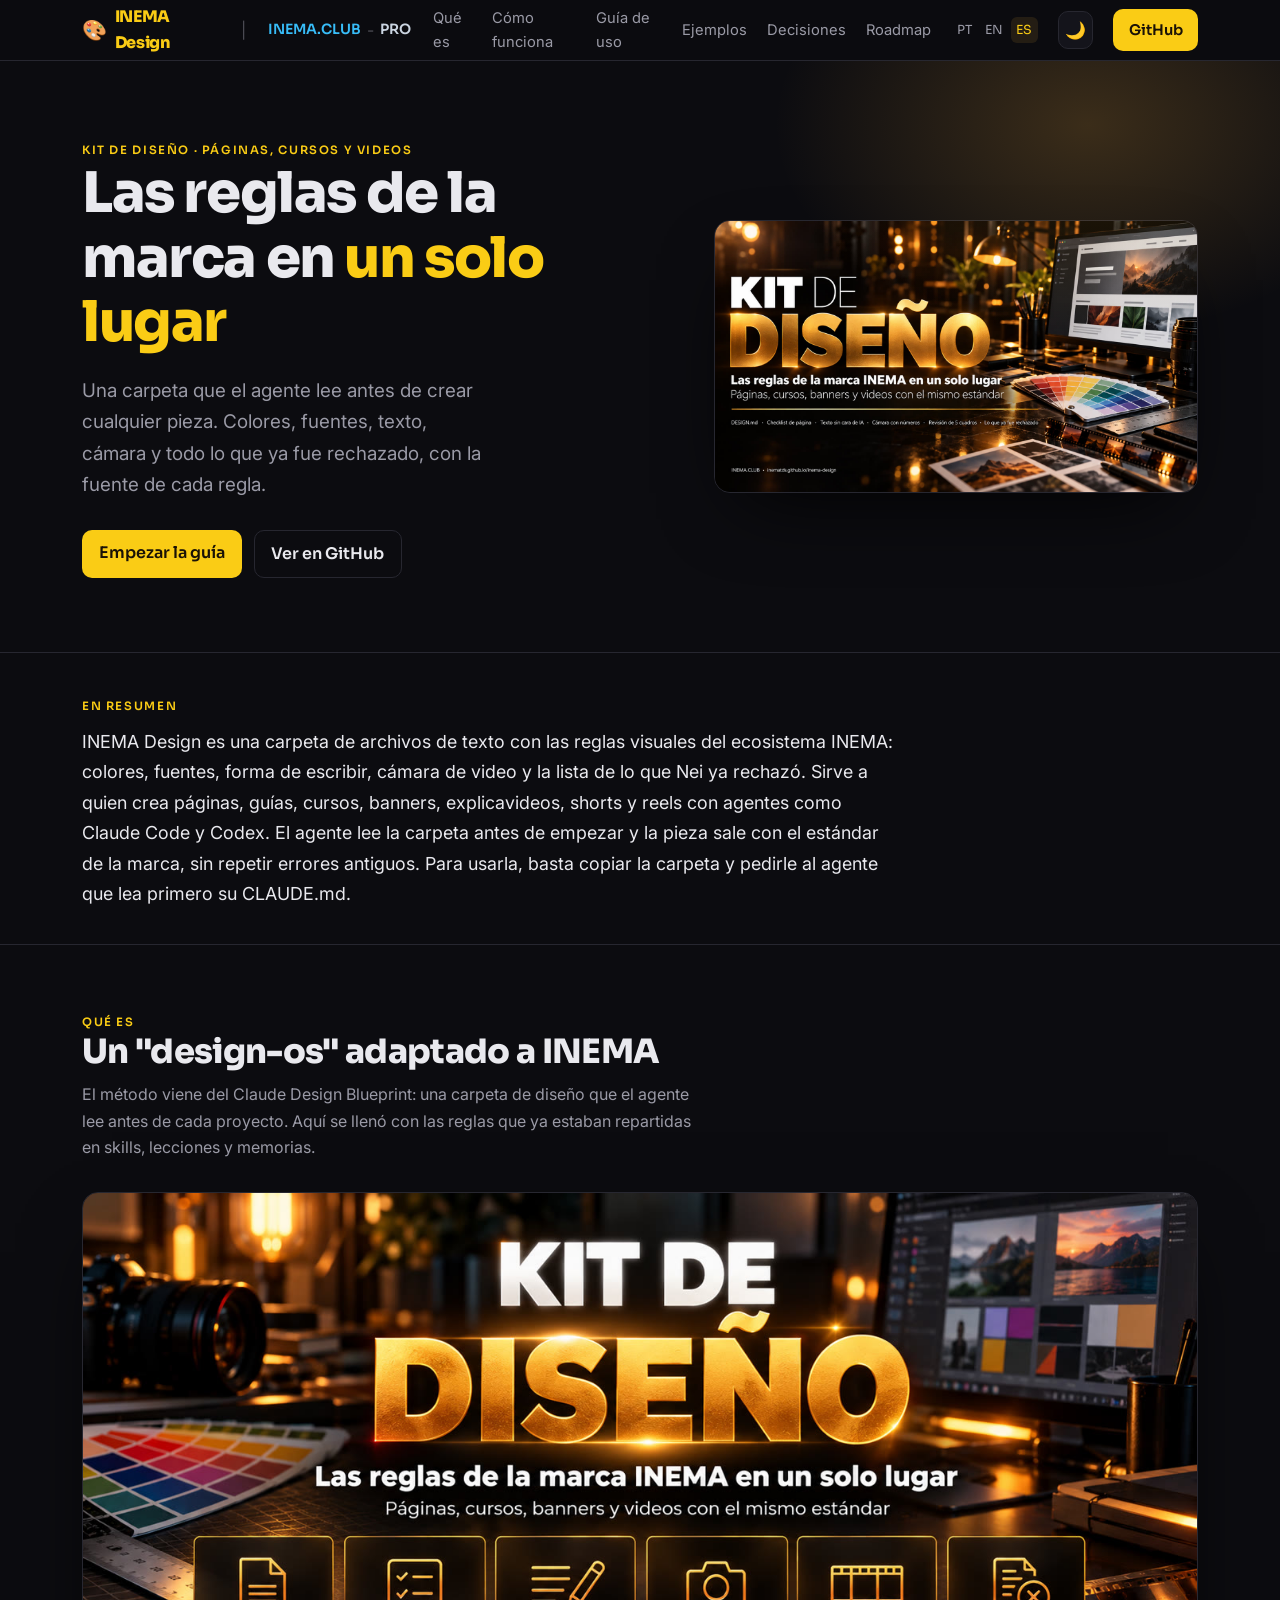
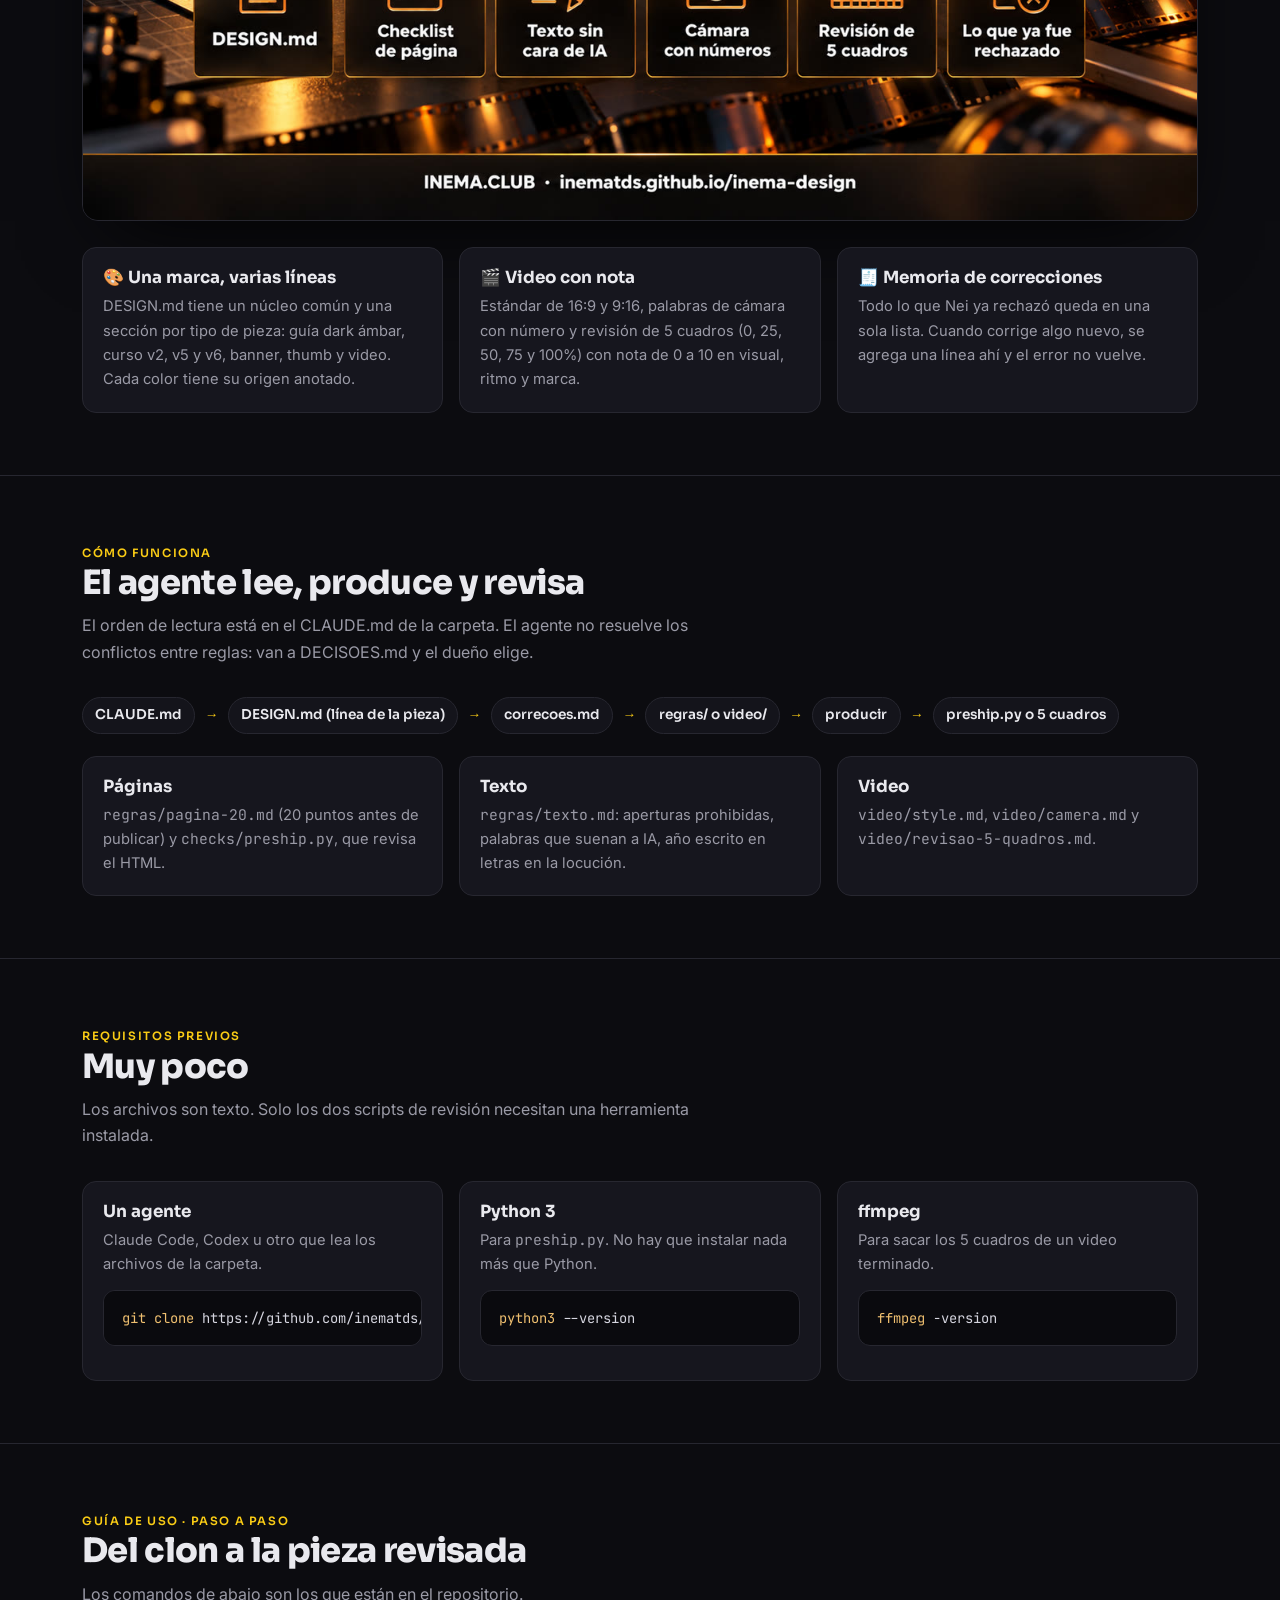
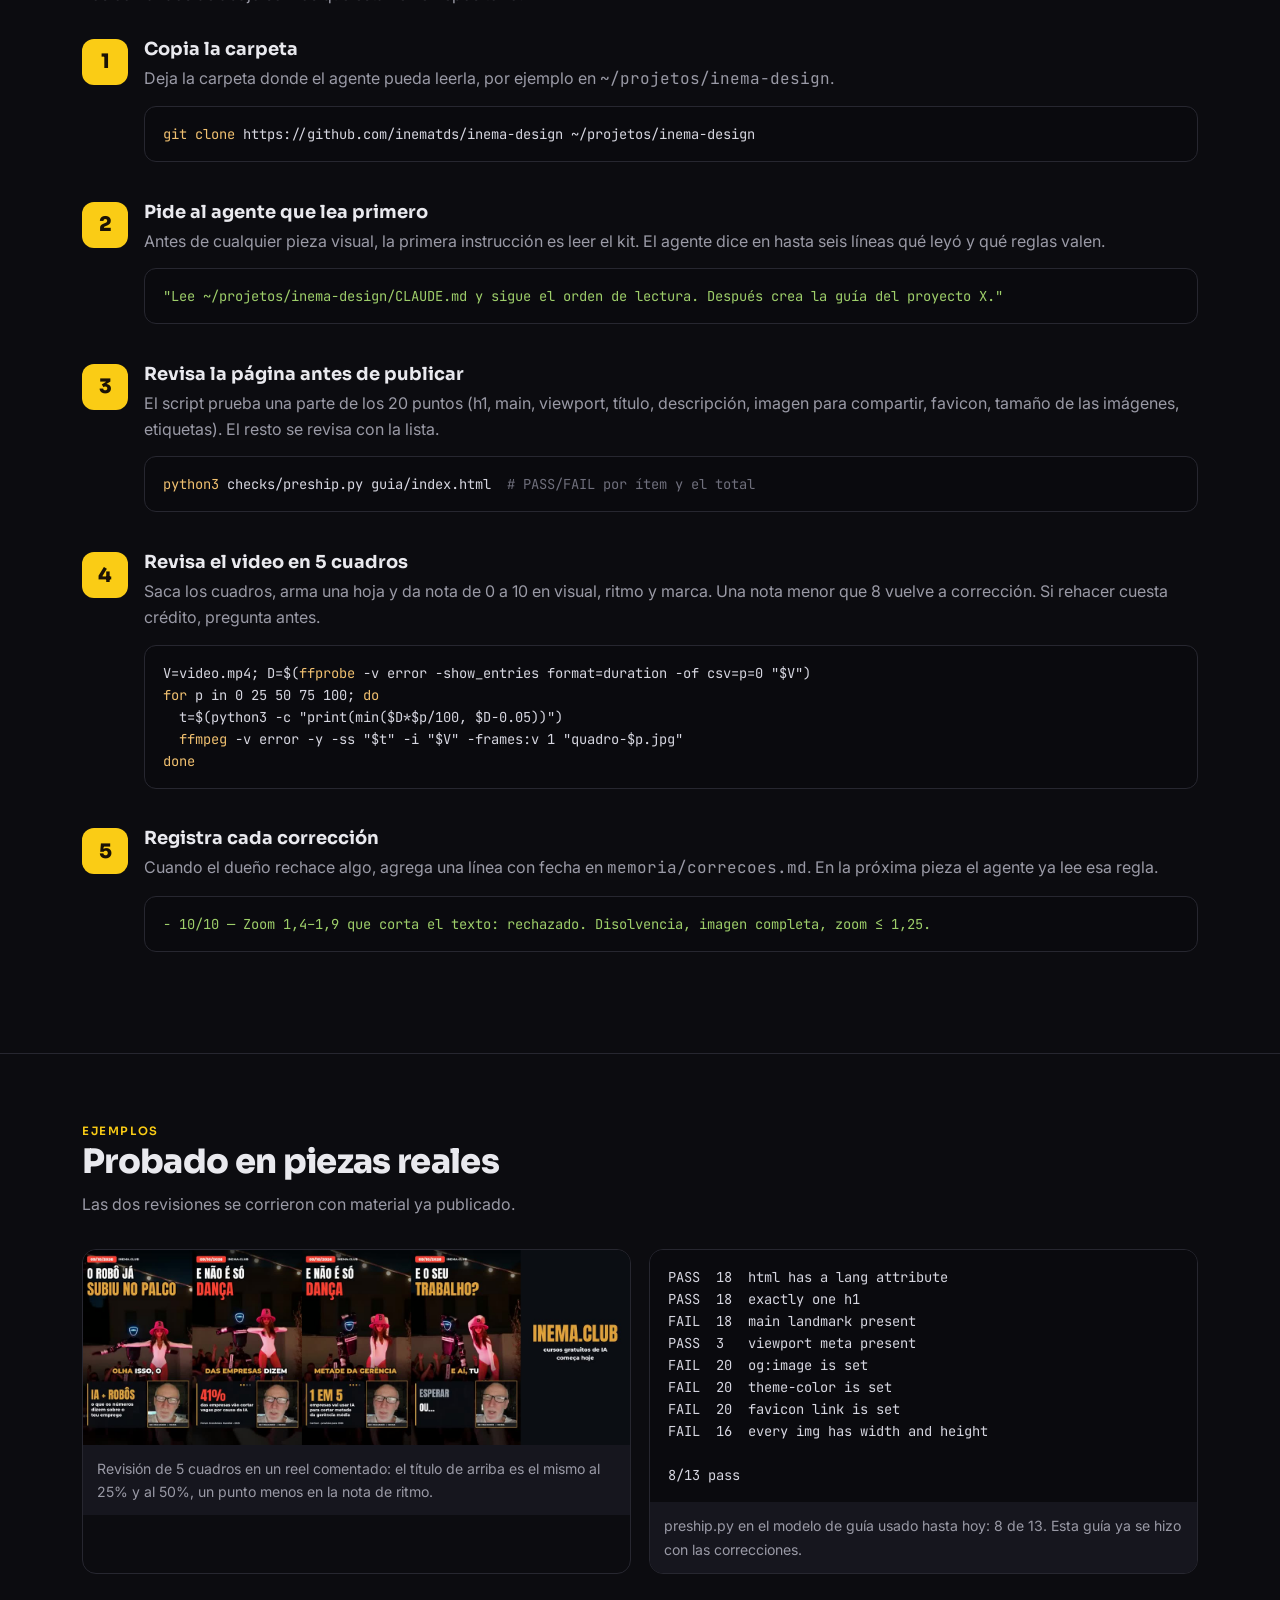
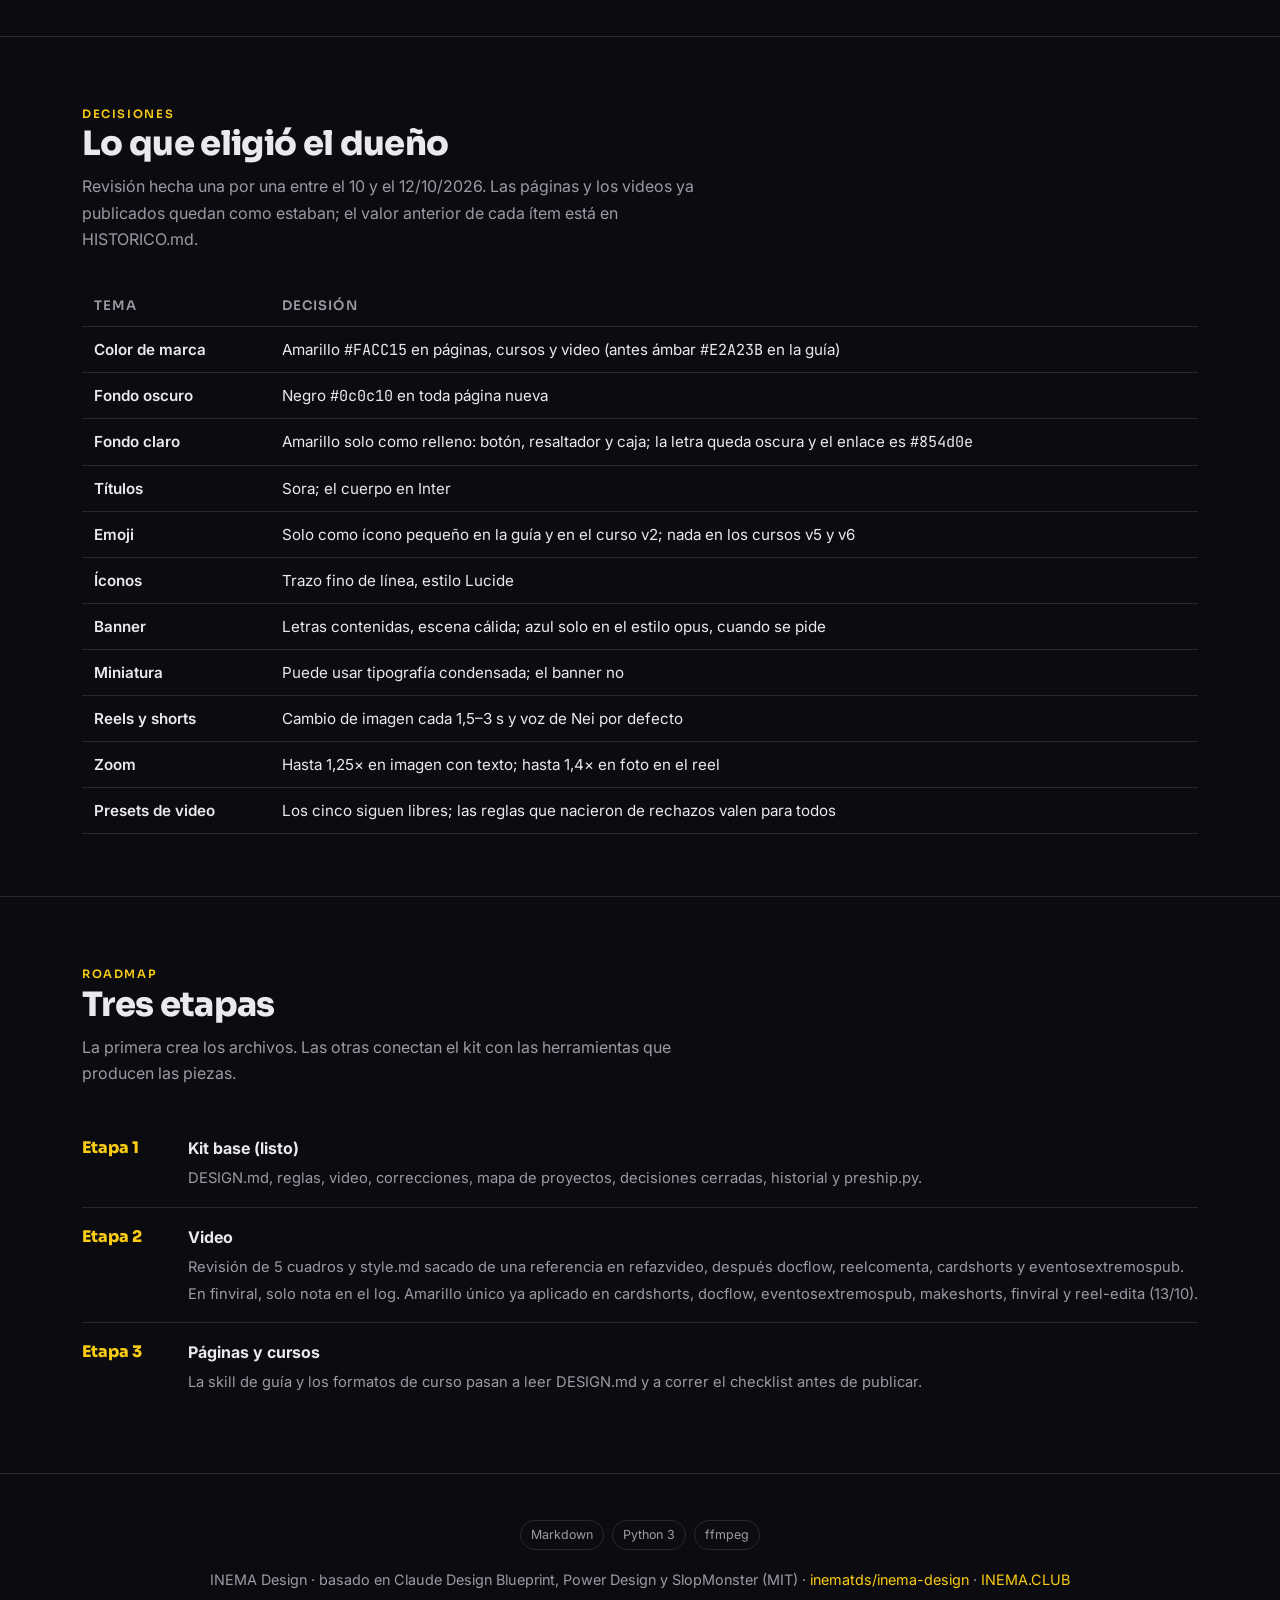
<file: guia/es/index.html>
<!DOCTYPE html>
<html lang="es">
<head>
<meta charset="utf-8">
<meta name="viewport" content="width=device-width, initial-scale=1">
<title>INEMA Design — kit de diseño del ecosistema INEMA</title>
<meta name="description" content="Las reglas visuales de INEMA en un solo lugar: colores, fuentes, texto, cámara de video, revisión de 5 cuadros y lo que ya fue rechazado.">
<link rel="alternate" hreflang="pt-BR" href="https://inematds.github.io/inema-design/guia/">
<link rel="alternate" hreflang="en" href="https://inematds.github.io/inema-design/guia/en/">
<link rel="alternate" hreflang="es" href="https://inematds.github.io/inema-design/guia/es/">
<meta name="theme-color" content="#0c0c10">
<meta property="og:title" content="INEMA Design — kit de diseño del ecosistema INEMA">
<meta property="og:image" content="https://inematds.github.io/inema-design/guia/assets/og.jpg">
<link rel="icon" href="data:image/svg+xml,%3Csvg xmlns=%22http://www.w3.org/2000/svg%22 viewBox=%220 0 100 100%22%3E%3Ctext y=%22.9em%22 font-size=%2290%22%3E%F0%9F%8E%A8%3C/text%3E%3C/svg%3E">
<link rel="preconnect" href="https://fonts.googleapis.com">
<link rel="preconnect" href="https://fonts.gstatic.com" crossorigin>
<link href="https://fonts.googleapis.com/css2?family=Sora:wght@400;600;800&family=Inter:wght@400;500;600&family=JetBrains+Mono:wght@400;600&display=swap" rel="stylesheet">
<style>
  :root{
    --bg:#0c0c10; --bg2:#14141b; --card:#16161e; --line:#272730;
    --txt:#e9e9ee; --mut:#9a9aa6; --amb:#FACC15; --amb2:#f0c070; --sky:#38bdf8; --pro:#cbd5e1;
    color-scheme:dark;
  }
  body.light{
    --bg:#f6f7f9; --bg2:#eceef2; --card:#ffffff; --line:#e1e3ea;
    --txt:#1a1a22; --mut:#5b5b68; --amb:#a16207; --amb2:#a16207; --sky:#0369a1; --pro:#b45309;
    color-scheme:light;
  }
  body.light .hero .glow{opacity:.5}
  body.light pre{background:#0e0e14;color:#d6d6e0}
  body.light pre .c{color:#8a8a98}
  *{box-sizing:border-box}
  html{scroll-behavior:smooth}
  body{margin:0;background:var(--bg);color:var(--txt);font:16px/1.65 Inter,system-ui,sans-serif;-webkit-font-smoothing:antialiased}
  h1,h2,h3{font-family:Sora,sans-serif;line-height:1.15;margin:0}
  a{color:var(--amb);text-decoration:none}
  code,pre{font-family:"JetBrains Mono",monospace}
  .wrap{max-width:1160px;margin:0 auto;padding:0 22px}
  .mut{color:var(--mut)} .amb{color:var(--amb)}
  .chip{display:inline-block;font-size:.72rem;letter-spacing:.14em;text-transform:uppercase;color:var(--amb);font-weight:600;font-family:Sora}
  nav{position:sticky;top:0;z-index:30;backdrop-filter:blur(12px);background:rgba(12,12,16,.78);border-bottom:1px solid var(--line)}
  nav .wrap{display:flex;align-items:center;gap:22px;height:60px}
  nav .brand{display:flex;align-items:center;gap:8px;font-family:Sora;font-weight:800;letter-spacing:-.02em;color:var(--amb)}
  nav .brand .emoji{font-size:1.25rem}
  nav .sep{color:var(--mut);opacity:.45}
  nav .inema{color:var(--sky);font-weight:600;font-size:.88rem;font-family:Sora}
  nav .inema:hover{filter:brightness(1.15)}
  nav .pro{color:var(--pro);font-weight:600;font-size:.88rem;font-family:Sora}
  nav .pro:hover{filter:brightness(1.15)}
  nav .clubpro{display:inline-flex;align-items:center;gap:6px}
  nav .links{margin-left:auto;display:flex;align-items:center;gap:20px;font-size:.92rem}
  nav .links a.sec{color:var(--mut)} nav .links a.sec:hover{color:var(--txt)}
  .lang{display:inline-flex;gap:2px;font-family:Sora;font-size:.78rem}
  .lang a{color:var(--mut);padding:.2em .45em;border-radius:6px} .lang a.on{color:var(--amb);background:rgba(226,162,59,.12)}
  .tgl{background:var(--bg2);border:1px solid var(--line);color:var(--txt);width:38px;height:38px;border-radius:10px;cursor:pointer;display:inline-flex;align-items:center;justify-content:center;font-size:1.05rem}
  .tgl:hover{border-color:var(--amb)}
  .btn{display:inline-block;background:var(--amb);color:#1a1206;font-weight:600;padding:.6em 1.05em;border-radius:10px;font-family:Sora}
  .btn.ghost{background:transparent;color:var(--txt);border:1px solid var(--line)}
  @media(max-width:760px){nav .links a.sec{display:none}}
  @media(max-width:520px){nav .wrap{gap:8px;padding:8px 14px;height:auto;flex-wrap:wrap} nav .links{gap:8px;margin-left:0;width:100%;justify-content:space-between} nav .btn{padding:.45em .7em;font-size:.82rem} .tgl{width:34px;height:34px}}
  .hero{position:relative;overflow:hidden;border-bottom:1px solid var(--line)}
  .hero .glow{position:absolute;inset:-40% -20% auto auto;width:70%;height:600px;background:radial-gradient(closest-side,rgba(226,162,59,.22),transparent 70%);pointer-events:none}
  .hero .wrap{display:grid;grid-template-columns:1.1fr .9fr;gap:40px;align-items:center;padding:74px 22px}
  .hero h1{font-size:clamp(2.2rem,5vw,3.5rem);font-weight:800;letter-spacing:-.025em}
  .hero p.lead{font-size:1.18rem;color:var(--mut);margin:1.1em 0 1.6em;max-width:34ch}
  .hero .cta{display:flex;gap:12px;flex-wrap:wrap}
  .hero figure{margin:0;border-radius:16px;overflow:hidden;border:1px solid var(--line);box-shadow:0 30px 80px -30px #000}
  .hero figure img{width:100%;display:block}
  .resumo{padding:38px 0 34px;border-bottom:1px solid var(--line)}
  .resumo p{font-size:1.12rem;line-height:1.7;max-width:74ch;margin:.55em 0 0}
  @media(max-width:780px){.hero .wrap{grid-template-columns:1fr;padding:48px 22px}}
  section{padding:62px 0;border-bottom:1px solid var(--line)}
  section h2{font-size:clamp(1.5rem,3.4vw,2.1rem);font-weight:800;letter-spacing:-.02em}
  section .sub{color:var(--mut);margin:.6em 0 2em;max-width:62ch}
  .grid{display:grid;gap:16px}
  .g3{grid-template-columns:repeat(3,1fr)} .g4{grid-template-columns:repeat(4,1fr)} .g2{grid-template-columns:repeat(2,1fr)}
  @media(max-width:820px){.g3,.g4{grid-template-columns:1fr 1fr}}
  @media(max-width:540px){.g2,.g3,.g4{grid-template-columns:1fr}}
  .card{background:var(--card);border:1px solid var(--line);border-radius:14px;padding:20px}
  .card h3{font-size:1.05rem;margin-bottom:.4em}
  .card p{color:var(--mut);font-size:.92rem;margin:0}
  .num{display:inline-flex;width:30px;height:30px;align-items:center;justify-content:center;border-radius:8px;background:rgba(226,162,59,.14);color:var(--amb);font-family:Sora;font-weight:800;font-size:.9rem;margin-bottom:.7em}
  .flow{display:flex;flex-wrap:wrap;gap:8px;align-items:center;margin-top:10px}
  .flow span{background:var(--bg2);border:1px solid var(--line);border-radius:999px;padding:.45em .9em;font-size:.85rem;font-family:Sora;font-weight:600}
  .flow .arr{color:var(--amb);border:none;background:none;padding:0 .1em}
  pre{background:#0a0a0e;border:1px solid var(--line);border-radius:12px;padding:16px 18px;overflow:auto;font-size:.86rem;line-height:1.6;color:#d6d6e0}
  pre .c{color:#6f6f7c} pre .k{color:var(--amb2)} pre .s{color:#9ece6a}
  .step{display:grid;grid-template-columns:46px minmax(0,1fr);gap:16px;margin-bottom:26px}
  .step>div,.card{min-width:0}
  p code,li code,td code{overflow-wrap:anywhere}
  .step .b{width:46px;height:46px;border-radius:12px;background:var(--amb);color:#1a1206;font-family:Sora;font-weight:800;font-size:1.25rem;display:flex;align-items:center;justify-content:center}
  .step h3{font-size:1.12rem;margin-bottom:.3em}
  .step p{color:var(--mut);margin:.2em 0 .7em}
  .ex{display:grid;grid-template-columns:1fr 1fr;gap:18px}
  @media(max-width:680px){.ex{grid-template-columns:1fr}}
  .ex figure{margin:0;border-radius:14px;overflow:hidden;border:1px solid var(--line)}
  .ex figure img{width:100%;display:block}
  .ex figcaption{padding:12px 14px;font-size:.88rem;color:var(--mut);background:var(--card)}
  .tbl{width:100%;border-collapse:collapse;font-size:.95rem}.tbl th,.tbl td{text-align:left;padding:10px 12px;border-bottom:1px solid var(--line);vertical-align:top}.tbl th{font-family:Sora;color:var(--mut);font-weight:600;font-size:.82rem;text-transform:uppercase;letter-spacing:.08em}.tbl td:first-child{font-weight:600;white-space:nowrap}.tblw{overflow-x:auto}
  .phase{display:flex;gap:14px;padding:16px 0;border-bottom:1px solid var(--line)}
  .phase:last-child{border:none}
  .phase .tag{flex:0 0 92px;font-family:Sora;font-weight:800;color:var(--amb)}
  .phase .d strong{display:block;margin-bottom:.2em}
  .phase .d span{color:var(--mut);font-size:.92rem}
  footer{padding:46px 0;text-align:center;color:var(--mut);font-size:.9rem}
  .pill{display:inline-block;border:1px solid var(--line);border-radius:999px;padding:.3em .8em;font-size:.78rem;color:var(--mut);margin:0 4px}
  .skip{position:absolute;left:-9999px;top:8px;background:var(--amb);color:#1a1206;padding:8px 14px;border-radius:8px;z-index:100}
  .skip:focus{left:8px}
  img{height:auto}
</style>
</head>
<body>
<a class="skip" href="#resumo">Saltar al contenido</a>

<nav><div class="wrap">
  <a class="brand" href="#top"><span class="emoji">🎨</span> INEMA Design</a>
  <span class="sep">|</span>
  <span class="clubpro">
    <a class="inema" href="https://inema.club" target="_blank" rel="noopener">INEMA.CLUB</a>
    <span class="sep">-</span>
    <a class="pro" href="https://inema.pro" target="_blank" rel="noopener">PRO</a>
  </span>
  <div class="links">
    <a class="sec" href="#oque">Qué es</a>
    <a class="sec" href="#fluxo">Cómo funciona</a>
    <a class="sec" href="#guia">Guía de uso</a>
    <a class="sec" href="#exemplos">Ejemplos</a>
    <a class="sec" href="#decisoes">Decisiones</a>
    <a class="sec" href="#roadmap">Roadmap</a>
    <span class="lang"><a href="../">PT</a><a href="../en/">EN</a><a class="on" href="./">ES</a></span>
    <button class="tgl" id="themeToggle" aria-label="Cambiar tema" title="Cambiar tema">🌙</button>
    <a class="btn" href="https://github.com/inematds/inema-design" target="_blank" rel="noopener">GitHub</a>
  </div>
</div></nav>

<main>
<header class="hero" id="top">
  <div class="glow"></div>
  <div class="wrap">
    <div>
      <span class="chip">Kit de diseño · páginas, cursos y videos</span>
      <h1>Las reglas de la marca en <span class="amb">un solo lugar</span></h1>
      <p class="lead">Una carpeta que el agente lee antes de crear cualquier pieza. Colores, fuentes, texto, cámara y todo lo que ya fue rechazado, con la fuente de cada regla.</p>
      <div class="cta">
        <a class="btn" href="#guia">Empezar la guía</a>
        <a class="btn ghost" href="https://github.com/inematds/inema-design" target="_blank" rel="noopener">Ver en GitHub</a>
      </div>
    </div>
    <figure><img src="../assets/banner-es.jpg" width="1400" height="788" alt="Banner del kit INEMA Design: las reglas de la marca en un solo lugar"></figure>
  </div>
</header>

<section id="resumo" class="resumo"><div class="wrap">
  <span class="chip">En resumen</span>
  <p>INEMA Design es una carpeta de archivos de texto con las reglas visuales del ecosistema INEMA: colores, fuentes, forma de escribir, cámara de video y la lista de lo que Nei ya rechazó. Sirve a quien crea páginas, guías, cursos, banners, explicavideos, shorts y reels con agentes como Claude Code y Codex. El agente lee la carpeta antes de empezar y la pieza sale con el estándar de la marca, sin repetir errores antiguos. Para usarla, basta copiar la carpeta y pedirle al agente que lea primero su CLAUDE.md.</p>
</div></section>

<section id="oque"><div class="wrap">
  <span class="chip">Qué es</span>
  <h2>Un "design-os" adaptado a INEMA</h2>
  <p class="sub">El método viene del Claude Design Blueprint: una carpeta de diseño que el agente lee antes de cada proyecto. Aquí se llenó con las reglas que ya estaban repartidas en skills, lecciones y memorias.</p>
  <figure style="margin:0 0 26px;border-radius:16px;overflow:hidden;border:1px solid var(--line);box-shadow:0 30px 80px -30px #000"><img src="../assets/banner-grade-es.jpg" width="1400" height="788" alt="Los seis bloques del kit: DESIGN.md, checklist de página, texto que no suena a IA, cámara con número, revisión de 5 cuadros y lo que ya fue rechazado" loading="lazy" style="width:100%;height:auto;display:block"></figure>
  <div class="grid g3">
    <div class="card"><h3>🎨 Una marca, varias líneas</h3><p>DESIGN.md tiene un núcleo común y una sección por tipo de pieza: guía dark ámbar, curso v2, v5 y v6, banner, thumb y video. Cada color tiene su origen anotado.</p></div>
    <div class="card"><h3>🎬 Video con nota</h3><p>Estándar de 16:9 y 9:16, palabras de cámara con número y revisión de 5 cuadros (0, 25, 50, 75 y 100%) con nota de 0 a 10 en visual, ritmo y marca.</p></div>
    <div class="card"><h3>🧾 Memoria de correcciones</h3><p>Todo lo que Nei ya rechazó queda en una sola lista. Cuando corrige algo nuevo, se agrega una línea ahí y el error no vuelve.</p></div>
  </div>
</div></section>

<section id="fluxo"><div class="wrap">
  <span class="chip">Cómo funciona</span>
  <h2>El agente lee, produce y revisa</h2>
  <p class="sub">El orden de lectura está en el CLAUDE.md de la carpeta. El agente no resuelve los conflictos entre reglas: van a DECISOES.md y el dueño elige.</p>
  <div class="flow">
    <span>CLAUDE.md</span><span class="arr">→</span>
    <span>DESIGN.md (línea de la pieza)</span><span class="arr">→</span>
    <span>correcoes.md</span><span class="arr">→</span>
    <span>regras/ o video/</span><span class="arr">→</span>
    <span>producir</span><span class="arr">→</span>
    <span>preship.py o 5 cuadros</span>
  </div>
  <div class="grid g3" style="margin-top:22px">
    <div class="card"><h3>Páginas</h3><p><code>regras/pagina-20.md</code> (20 puntos antes de publicar) y <code>checks/preship.py</code>, que revisa el HTML.</p></div>
    <div class="card"><h3>Texto</h3><p><code>regras/texto.md</code>: aperturas prohibidas, palabras que suenan a IA, año escrito en letras en la locución.</p></div>
    <div class="card"><h3>Video</h3><p><code>video/style.md</code>, <code>video/camera.md</code> y <code>video/revisao-5-quadros.md</code>.</p></div>
  </div>
</div></section>

<section id="pre"><div class="wrap">
  <span class="chip">Requisitos previos</span>
  <h2>Muy poco</h2>
  <p class="sub">Los archivos son texto. Solo los dos scripts de revisión necesitan una herramienta instalada.</p>
  <div class="grid g3">
    <div class="card"><h3>Un agente</h3><p>Claude Code, Codex u otro que lea los archivos de la carpeta.</p><pre><span class="k">git clone</span> https://github.com/inematds/inema-design</pre></div>
    <div class="card"><h3>Python 3</h3><p>Para <code>preship.py</code>. No hay que instalar nada más que Python.</p><pre><span class="k">python3</span> --version</pre></div>
    <div class="card"><h3>ffmpeg</h3><p>Para sacar los 5 cuadros de un video terminado.</p><pre><span class="k">ffmpeg</span> -version</pre></div>
  </div>
</div></section>

<section id="guia"><div class="wrap">
  <span class="chip">Guía de uso · paso a paso</span>
  <h2>Del clon a la pieza revisada</h2>
  <p class="sub">Los comandos de abajo son los que están en el repositorio.</p>

  <div class="step"><div class="b">1</div><div>
    <h3>Copia la carpeta</h3>
    <p>Deja la carpeta donde el agente pueda leerla, por ejemplo en <code>~/projetos/inema-design</code>.</p>
<pre><span class="k">git clone</span> https://github.com/inematds/inema-design ~/projetos/inema-design</pre>
  </div></div>

  <div class="step"><div class="b">2</div><div>
    <h3>Pide al agente que lea primero</h3>
    <p>Antes de cualquier pieza visual, la primera instrucción es leer el kit. El agente dice en hasta seis líneas qué leyó y qué reglas valen.</p>
<pre><span class="s">"Lee ~/projetos/inema-design/CLAUDE.md y sigue el orden de lectura. Después crea la guía del proyecto X."</span></pre>
  </div></div>

  <div class="step"><div class="b">3</div><div>
    <h3>Revisa la página antes de publicar</h3>
    <p>El script prueba una parte de los 20 puntos (h1, main, viewport, título, descripción, imagen para compartir, favicon, tamaño de las imágenes, etiquetas). El resto se revisa con la lista.</p>
<pre><span class="k">python3</span> checks/preship.py guia/index.html  <span class="c"># PASS/FAIL por ítem y el total</span></pre>
  </div></div>

  <div class="step"><div class="b">4</div><div>
    <h3>Revisa el video en 5 cuadros</h3>
    <p>Saca los cuadros, arma una hoja y da nota de 0 a 10 en visual, ritmo y marca. Una nota menor que 8 vuelve a corrección. Si rehacer cuesta crédito, pregunta antes.</p>
<pre>V=video.mp4; D=$(<span class="k">ffprobe</span> -v error -show_entries format=duration -of csv=p=0 "$V")
<span class="k">for</span> p in 0 25 50 75 100; <span class="k">do</span>
  t=$(python3 -c "print(min($D*$p/100, $D-0.05))")
  <span class="k">ffmpeg</span> -v error -y -ss "$t" -i "$V" -frames:v 1 "quadro-$p.jpg"
<span class="k">done</span></pre>
  </div></div>

  <div class="step"><div class="b">5</div><div>
    <h3>Registra cada corrección</h3>
    <p>Cuando el dueño rechace algo, agrega una línea con fecha en <code>memoria/correcoes.md</code>. En la próxima pieza el agente ya lee esa regla.</p>
<pre><span class="s">- 10/10 — Zoom 1,4–1,9 que corta el texto: rechazado. Disolvencia, imagen completa, zoom ≤ 1,25.</span></pre>
  </div></div>
</div></section>

<section id="exemplos"><div class="wrap">
  <span class="chip">Ejemplos</span>
  <h2>Probado en piezas reales</h2>
  <p class="sub">Las dos revisiones se corrieron con material ya publicado.</p>
  <div class="ex">
    <figure><img src="../assets/ex1.jpg" width="1400" height="498" alt="Hoja con los 5 cuadros de un reel: portada, dos cuadros con el mismo título y el cierre INEMA.CLUB" loading="lazy"><figcaption>Revisión de 5 cuadros en un reel comentado: el título de arriba es el mismo al 25% y al 50%, un punto menos en la nota de ritmo.</figcaption></figure>
    <figure><pre style="margin:0;border:none;border-radius:0">PASS  18  html has a lang attribute
PASS  18  exactly one h1
FAIL  18  main landmark present
PASS  3   viewport meta present
FAIL  20  og:image is set
FAIL  20  theme-color is set
FAIL  20  favicon link is set
FAIL  16  every img has width and height

8/13 pass</pre><figcaption>preship.py en el modelo de guía usado hasta hoy: 8 de 13. Esta guía ya se hizo con las correcciones.</figcaption></figure>
  </div>
</div></section>

<section id="decisoes"><div class="wrap">
  <span class="chip">Decisiones</span>
  <h2>Lo que eligió el dueño</h2>
  <p class="sub">Revisión hecha una por una entre el 10 y el 12/10/2026. Las páginas y los videos ya publicados quedan como estaban; el valor anterior de cada ítem está en HISTORICO.md.</p>
  <div class="tblw"><table class="tbl"><thead><tr><th>Tema</th><th>Decisión</th></tr></thead><tbody><tr><td>Color de marca</td><td>Amarillo <code>#FACC15</code> en páginas, cursos y video (antes ámbar <code>#E2A23B</code> en la guía)</td></tr><tr><td>Fondo oscuro</td><td>Negro <code>#0c0c10</code> en toda página nueva</td></tr><tr><td>Fondo claro</td><td>Amarillo solo como relleno: botón, resaltador y caja; la letra queda oscura y el enlace es <code>#854d0e</code></td></tr><tr><td>Títulos</td><td>Sora; el cuerpo en Inter</td></tr><tr><td>Emoji</td><td>Solo como ícono pequeño en la guía y en el curso v2; nada en los cursos v5 y v6</td></tr><tr><td>Íconos</td><td>Trazo fino de línea, estilo Lucide</td></tr><tr><td>Banner</td><td>Letras contenidas, escena cálida; azul solo en el estilo opus, cuando se pide</td></tr><tr><td>Miniatura</td><td>Puede usar tipografía condensada; el banner no</td></tr><tr><td>Reels y shorts</td><td>Cambio de imagen cada 1,5–3 s y voz de Nei por defecto</td></tr><tr><td>Zoom</td><td>Hasta 1,25× en imagen con texto; hasta 1,4× en foto en el reel</td></tr><tr><td>Presets de video</td><td>Los cinco siguen libres; las reglas que nacieron de rechazos valen para todos</td></tr></tbody></table></div>
</div></section>

<section id="roadmap"><div class="wrap">
  <span class="chip">Roadmap</span>
  <h2>Tres etapas</h2>
  <p class="sub">La primera crea los archivos. Las otras conectan el kit con las herramientas que producen las piezas.</p>
  <div class="phase"><div class="tag">Etapa 1</div><div class="d"><strong>Kit base (listo)</strong><span>DESIGN.md, reglas, video, correcciones, mapa de proyectos, decisiones cerradas, historial y preship.py.</span></div></div>
  <div class="phase"><div class="tag">Etapa 2</div><div class="d"><strong>Video</strong><span>Revisión de 5 cuadros y style.md sacado de una referencia en refazvideo, después docflow, reelcomenta, cardshorts y eventosextremospub. En finviral, solo nota en el log. Amarillo único ya aplicado en cardshorts, docflow, eventosextremospub, makeshorts, finviral y reel-edita (13/10).</span></div></div>
  <div class="phase"><div class="tag">Etapa 3</div><div class="d"><strong>Páginas y cursos</strong><span>La skill de guía y los formatos de curso pasan a leer DESIGN.md y a correr el checklist antes de publicar.</span></div></div>
</div></section>
</main>

<footer>
  <div class="wrap">
    <div class="pill">Markdown</div><div class="pill">Python 3</div><div class="pill">ffmpeg</div>
    <p style="margin-top:18px">INEMA Design · basado en Claude Design Blueprint, Power Design y SlopMonster (MIT) ·
      <a href="https://github.com/inematds/inema-design">inematds/inema-design</a> ·
      <a href="https://inema.club">INEMA.CLUB</a></p>
  </div>
</footer>

<script>
  (function(){
    var KEY='inema-design-theme';
    var b=document.body, t=document.getElementById('themeToggle');
    if(localStorage.getItem(KEY)==='light'){ b.classList.add('light'); t.textContent='☀️'; }
    t.addEventListener('click',function(){
      var light=b.classList.toggle('light');
      t.textContent=light?'☀️':'🌙';
      localStorage.setItem(KEY, light?'light':'dark');
    });
  })();
</script>
</body>
</html>
</file>
